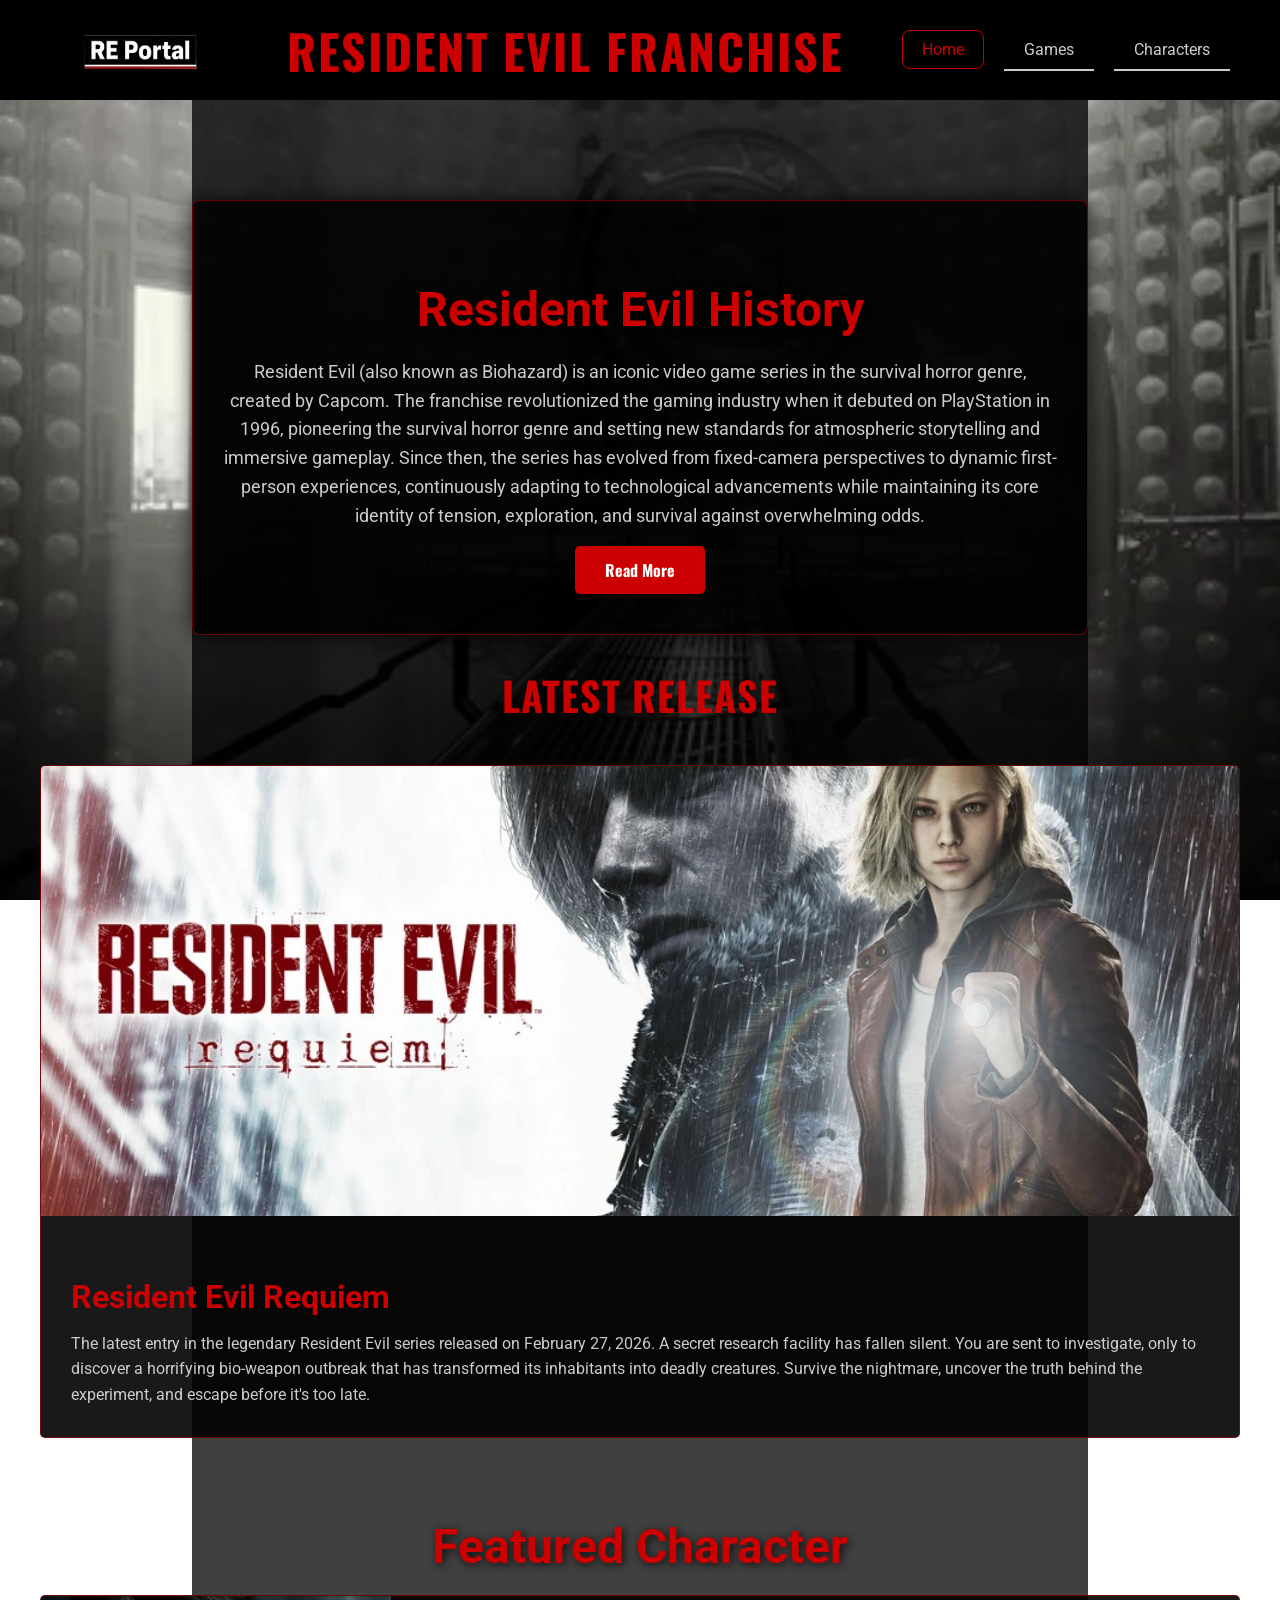
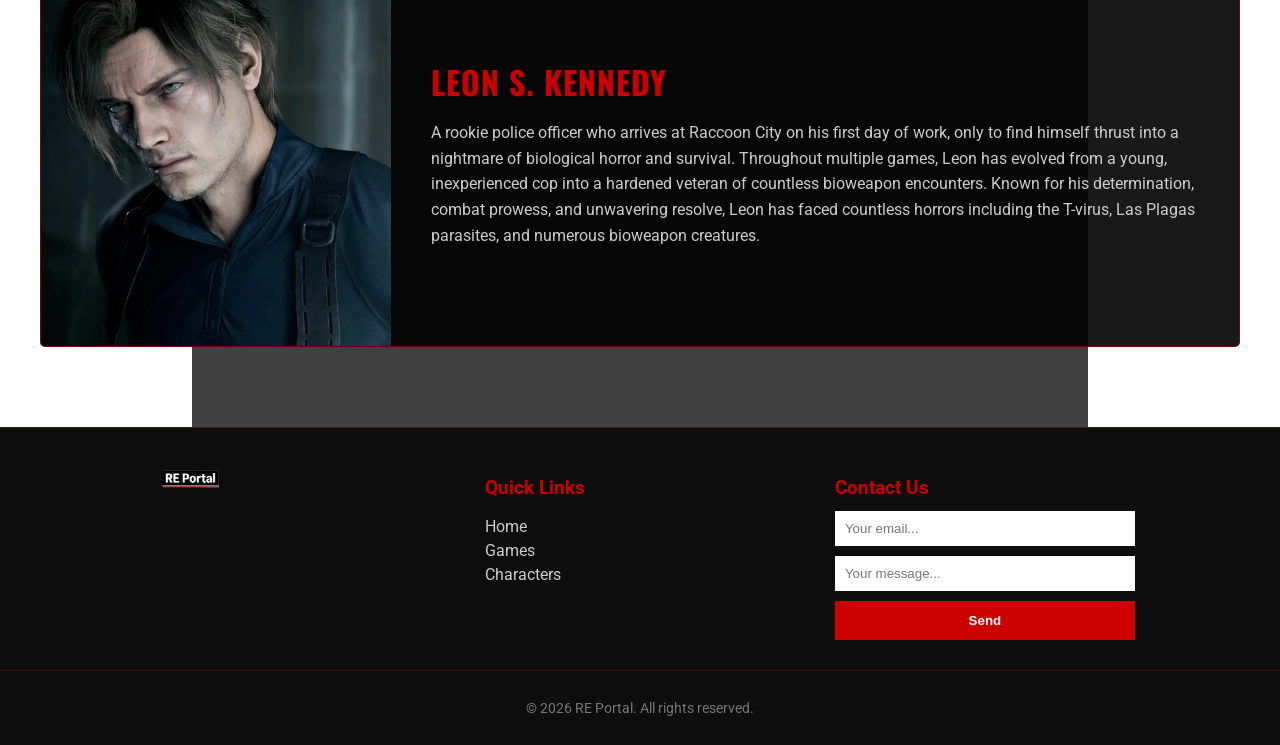
<file: index.html>
<!DOCTYPE html>
<html lang="en">
<head>
    <meta charset="UTF-8">
    <meta name="viewport" content="width=device-width, initial-scale=1.0">
    <title>Resident Evil Portal</title>
    <link rel="stylesheet" href="style.css">
    <link href="https://fonts.googleapis.com/css2?family=Oswald:wght@500;700&family=Roboto:wght@400;700&display=swap" rel="stylesheet">
</head>
<body>

    <header class="main-header">
        <div class="logo">
            <a href="index.html">
                <img src="logo.png" alt="RE Portal Logo" class="site-logo">
            </a>
        </div>
        <div class="header-title">
            <h1>Resident Evil Franchise</h1>
        </div>
        <!-- Кнопка-гамбургер для мобільної версії -->
        <div class="burger-menu" id="burger">
            <span></span>
            <span></span>
            <span></span>
        </div>
        <nav class="main-nav" id="nav-links">
            <ul>
                <li><a href="index.html" class="active">Home</a></li>
                <li><a href="games.html" class="ghost-btn">Games</a></li>
                <li><a href="characters.html" class="ghost-btn">Characters</a></li>
            </ul>
        </nav>
    </header>

    <main>
        <section class="hero">
            <div class="hero-overlay"></div>
            <!-- Блок з описом франшизи -->
            <div class="about-franchise">
                <h2 class="section-title">Resident Evil History</h2>
                <p>Resident Evil (also known as Biohazard) is an iconic video game series in the survival horror genre, created by Capcom. The franchise revolutionized the gaming industry when it debuted on PlayStation in 1996, pioneering the survival horror genre and setting new standards for atmospheric storytelling and immersive gameplay. Since then, the series has evolved from fixed-camera perspectives to dynamic first-person experiences, continuously adapting to technological advancements while maintaining its core identity of tension, exploration, and survival against overwhelming odds.</p>
                <div class="franchise-hidden" id="franchiseHidden">
                    <p>The narrative universe of Resident Evil is deeply rooted in corporate corruption and biological warfare. At the heart of the story lies the Umbrella Corporation, a fictional pharmaceutical company that secretly conducted experiments with the T-virus, a biological agent capable of reanimating and mutating organic matter. These unethical experiments led to catastrophic viral outbreaks in various locations worldwide, including the iconic Raccoon City. The franchise spans multiple continents, time periods, and character perspectives, creating a rich tapestry of interconnected stories that explore themes of survival, heroism, sacrifice, and humanity's struggle against bioterrorism.</p>
                    <p>Over three decades, Resident Evil has introduced players to unforgettable protagonists such as Leon S. Kennedy, Jill Valentine, Ada Wong, and Chris Redfield. Each character brings unique skills and perspectives to the ongoing battle against bioweapons and biological threats. From the outbreak in Raccoon City to mysterious villages shrouded in ancient curses, from African deserts to European castles, the series has taken players to diverse and harrowing locations. The franchise has sold over 140 million copies worldwide, spawned multiple film adaptations, novels, comics, and merchandise, cementing its status as one of the most influential horror franchises in entertainment history.</p>
                </div>
                <button class="read-more-btn" id="readMoreBtn">Read More</button>
            </div>
        </section>

        <section class="games-section">
            <div class="latest-game-label">Latest Release</div>
            <a href="games/requiem.html" class="card-link latest-game-link">
                <div class="latest-game-card">
                    <img src="media/Requiem_banner.webp" alt="Resident Evil Requiem" class="card-img">
                    <div class="card-info">
                        <h3>Resident Evil Requiem</h3>
                        <p>The latest entry in the legendary Resident Evil series released on February 27, 2026. A secret research facility has fallen silent. You are sent to investigate, only to discover a horrifying bio-weapon outbreak that has transformed its inhabitants into deadly creatures. Survive the nightmare, uncover the truth behind the experiment, and escape before it's too late.</p>
                    </div>
                </div>
            </a>
        </section>

        <section class="characters-section">
            <h2 class="section-title">Featured Character</h2>
            <a href="characters/leon.html" class="character-link">
                <div class="featured-character-card">
                    <img src="media/characters/leon.webp" alt="Leon S. Kennedy" class="featured-character-img">
                    <div class="featured-character-info">
                        <h3>Leon S. Kennedy</h3>
                        <p>A rookie police officer who arrives at Raccoon City on his first day of work, only to find himself thrust into a nightmare of biological horror and survival. Throughout multiple games, Leon has evolved from a young, inexperienced cop into a hardened veteran of countless bioweapon encounters. Known for his determination, combat prowess, and unwavering resolve, Leon has faced countless horrors including the T-virus, Las Plagas parasites, and numerous bioweapon creatures.</p>
                    </div>
                </div>
            </a>
        </section>
    </main>

    <footer class="main-footer">
        <div class="footer-col">
            <img src="logo.png" alt="RE Portal Logo" class="site-logo-footer">
            <p></p>
        </div>
        <div class="footer-col">
            <h3>Quick Links</h3>
            <ul>
                <li><a href="index.html">Home</a></li>
                <li><a href="games.html">Games</a></li>
                <li><a href="characters.html">Characters</a></li>
            </ul>
        </div>
        <div class="footer-col">
            <h3>Contact Us</h3>
            <form class="contact-form">
                <input type="text" class="email-input" placeholder="Your email...">
                <input type="text" class="message-input" placeholder="Your message...">
                <button type="submit" class="submit-btn">Send</button>
            </form>
        </div>
    </footer>
    <div class="copyright">
        <p>© 2026 RE Portal. All rights reserved.</p>
    </div>

    <script src="script.js"></script>
</body>
</html>
</file>
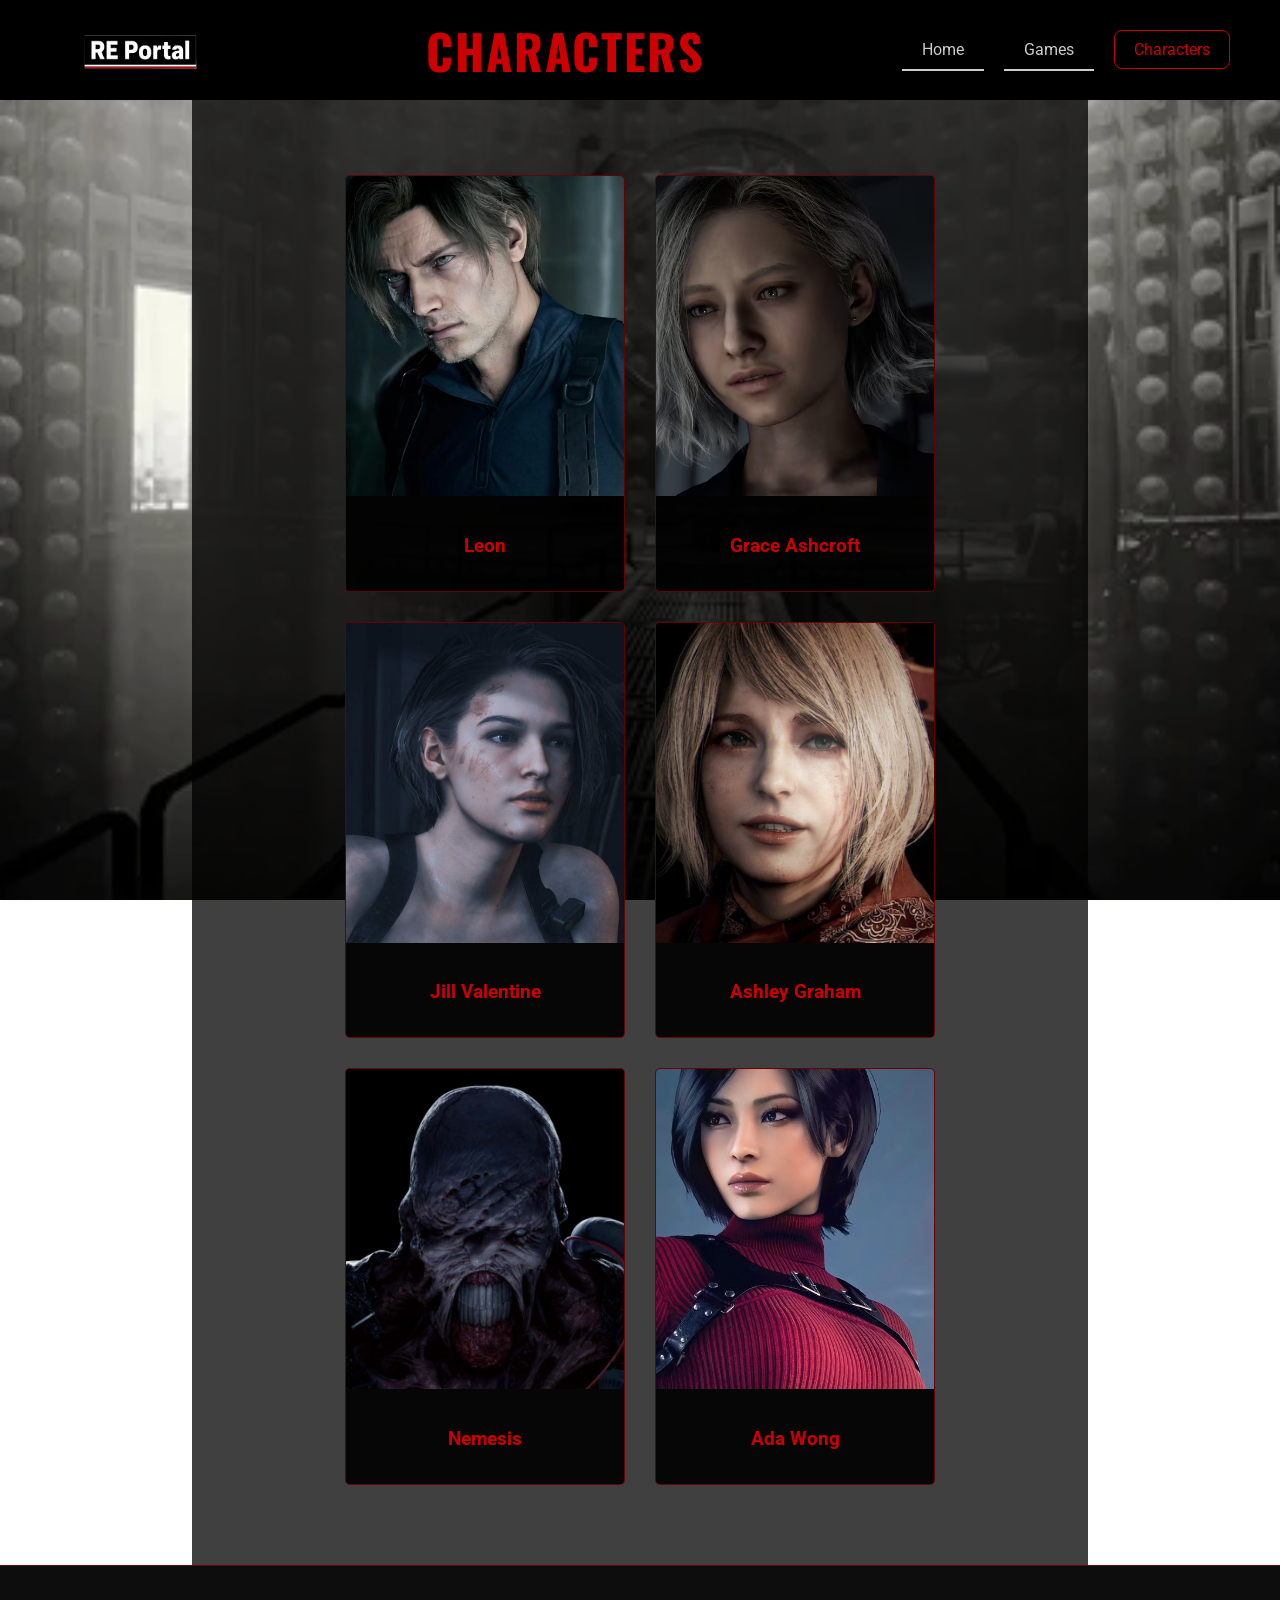
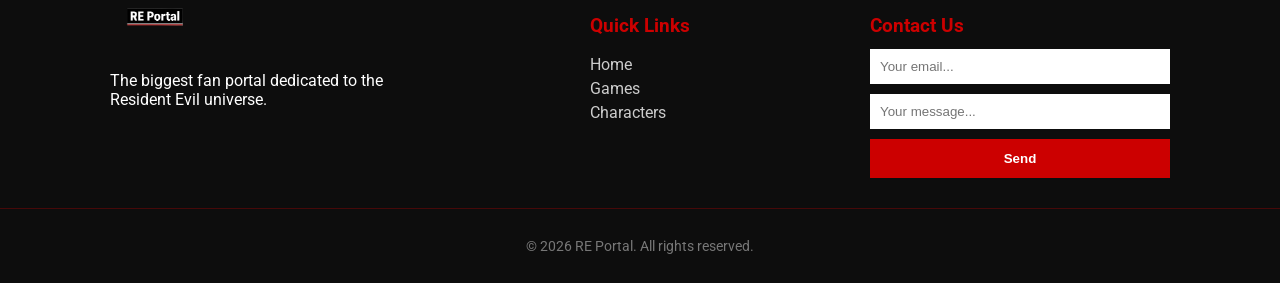
<file: characters.html>
<!DOCTYPE html>
<html lang="en">
<head>
    <meta charset="UTF-8">
    <meta name="viewport" content="width=device-width, initial-scale=1.0">
    <title>Resident Evil Portal - Characters</title>
    <link rel="stylesheet" href="style.css">
    <link href="https://fonts.googleapis.com/css2?family=Oswald:wght@500;700&family=Roboto:wght@400;700&display=swap" rel="stylesheet">
</head>
<body>

    <header class="main-header">
        <div class="logo">
            <a href="index.html">
                <img src="logo.png" alt="RE Portal Logo" class="site-logo">
            </a>
        </div>
        <div class="header-title">
            <h1>Characters</h1>
        </div>
        <div class="burger-menu" id="burger">
            <span></span>
            <span></span>
            <span></span>
        </div>
        <nav class="main-nav" id="nav-links">
            <ul>
                <li><a href="index.html" class="ghost-btn">Home</a></li>
                <li><a href="games.html" class="ghost-btn">Games</a></li>
                <li><a href="characters.html" class="active">Characters</a></li>
            </ul>
        </nav>
    </header>

    <main>
        <section class="hero" style="min-height: 150px; padding-top: 120px; padding-bottom: 65px;">
        <div class="hero-overlay"></div>
        </section>

        <section class="characters-section">
            <div class="characters-grid" style="margin-top: -70px;">
                <a href="characters/leon.html" class="character-link">
                    <div class="character-card">
                        <img src="media/characters/leon.webp" alt="Character 1" class="character-img">
                        <div class="character-info">
                            <h3>Leon</h3>
                            <p></p>
                        </div>
                    </div>
                </a>
                <a href="characters/grace.html" class="character-link">
                    <div class="character-card">
                        <img src="media/characters/grace.avif" alt="Grace Ashcroft" class="character-img">
                        <div class="character-info">
                            <h3>Grace Ashcroft</h3>
                            <p></p>
                        </div>
                    </div>
                </a>
                <a href="characters/jill.html" class="character-link">
                    <div class="character-card">
                        <img src="media/characters/jill.jpg" alt="Jill Valentine" class="character-img">
                        <div class="character-info">
                            <h3>Jill Valentine</h3>
                            <p></p>
                        </div>
                    </div>
                </a>
                <a href="characters/ashley.html" class="character-link">
                    <div class="character-card">
                        <img src="media/characters/ashley.jpg" alt="Character 4" class="character-img">
                        <div class="character-info">
                            <h3>Ashley Graham</h3>
                            <p></p>
                        </div>
                    </div>
                </a>
                <a href="characters/nemesis.html" class="character-link">
                    <div class="character-card">
                        <img src="media/characters/nemesis.png" alt="Nemesis" class="character-img">
                        <div class="character-info">
                            <h3>Nemesis</h3>
                            <p></p>
                        </div>
                    </div>
                </a>
                <a href="characters/ada.html" class="character-link">
                    <div class="character-card">
                        <img src="media/characters/wong.jpg" alt="Character 6" class="character-img">
                        <div class="character-info">
                            <h3>Ada Wong</h3>
                            <p></p>
                        </div>
                    </div>
                </a>
            </div>
        </section>
    </main>

    <footer class="main-footer">
        <div class="footer-col">
            <img src="logo.png" alt="RE Portal Logo" class="site-logo-footer">
            <p>The biggest fan portal dedicated to the Resident Evil universe.</p>
        </div>
        <div class="footer-col">
            <h3>Quick Links</h3>
            <ul>
                <li><a href="index.html">Home</a></li>
                <li><a href="games.html">Games</a></li>
                <li><a href="characters.html">Characters</a></li>
            </ul>
        </div>
        <div class="footer-col">
            <h3>Contact Us</h3>
            <form class="contact-form">
                <input type="text" class="email-input" placeholder="Your email...">
                <input type="text" class="message-input" placeholder="Your message...">
                <button type="submit" class="submit-btn">Send</button>
            </form>
        </div>
    </footer>
    <div class="copyright">
        <p>© 2026 RE Portal. All rights reserved.</p>
    </div>

    <script src="script.js"></script>
</body>
</html>
</file>
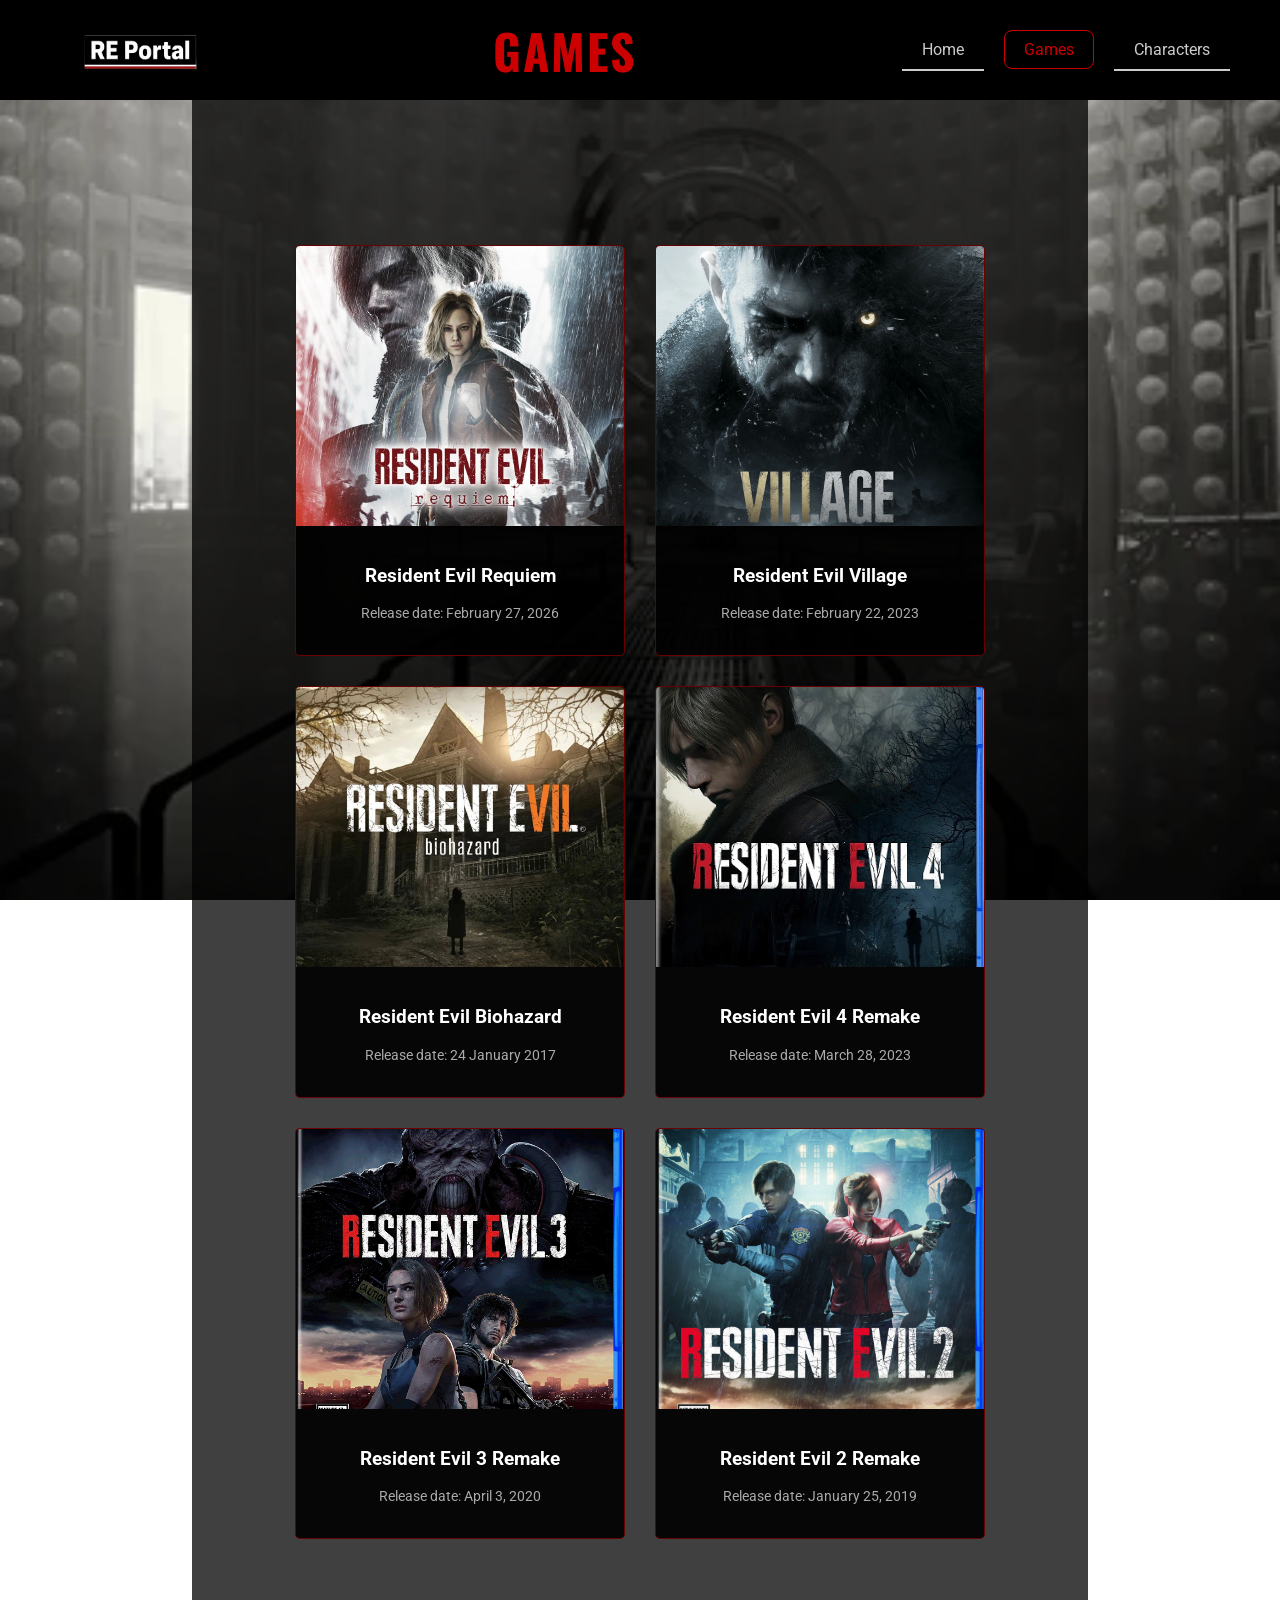
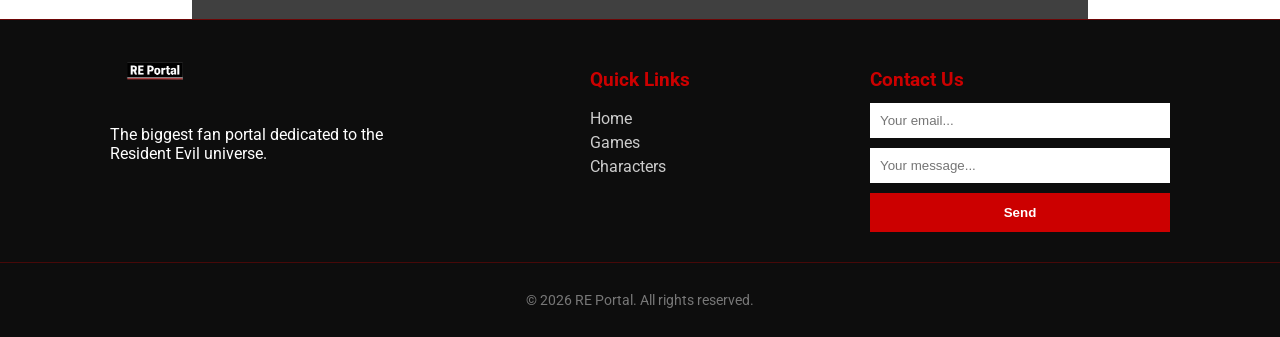
<file: games.html>
<!DOCTYPE html>
<html lang="en">
<head>
    <meta charset="UTF-8">
    <meta name="viewport" content="width=device-width, initial-scale=1.0">
    <title>Resident Evil Portal - Games</title>
    <link rel="stylesheet" href="style.css">
    <link href="https://fonts.googleapis.com/css2?family=Oswald:wght@500;700&family=Roboto:wght@400;700&display=swap" rel="stylesheet">
</head>
<body>

    <header class="main-header">
        <div class="logo">
            <a href="index.html">
                <img src="logo.png" alt="RE Portal Logo" class="site-logo">
            </a>
        </div>
        <div class="header-title">
            <h1>Games</h1>
        </div>
        <div class="burger-menu" id="burger">
            <span></span>
            <span></span>
            <span></span>
        </div>
        <nav class="main-nav" id="nav-links">
            <ul>
                <li><a href="index.html" class="ghost-btn">Home</a></li>
                <li><a href="games.html" class="active">Games</a></li>
                <li><a href="characters.html" class="ghost-btn">Characters</a></li>
            </ul>
        </nav>
    </header>

    <main>
        <section class="hero" style="min-height: 150px; padding-top: 120px; padding-bottom: 65px;">
        <div class="hero-overlay"></div>
        </section>

        <section class="games-section" style="margin-top: -70px;">
            <a href="games/requiem.html" class="card-link">
                <div class="card">
                    <img src="media/games/requiem.webp" alt="Resident Evil Requiem" class="card-img">
                    <div class="card-info">
                        <h3>Resident Evil Requiem</h3>
                        <p>Release date: February 27, 2026</p>
                    </div>
                </div>
            </a>
            <a href="games/village.html" class="card-link">
                <div class="card">
                    <img src="media/games/village.webp" alt="Resident Evil Village" class="card-img">
                    <div class="card-info">
                        <h3>Resident Evil Village</h3>
                        <p>Release date: February 22, 2023</p>
                    </div>
                </div>
            </a>
            <a href="games/biohazard.html" class="card-link">
                <div class="card">
                    <img src="media/games/biohazard.webp" alt="Resident Evil Biohazard" class="card-img">
                    <div class="card-info">
                        <h3>Resident Evil Biohazard</h3>
                        <p>Release date: 24 January 2017</p>
                    </div>
                </div>
            </a>
            <a href="games/re4.html" class="card-link">
                <div class="card">
                    <img src="media/games/re4.webp" alt="Resident Evil 4 Remake" class="card-img">
                    <div class="card-info">
                        <h3>Resident Evil 4 Remake</h3>
                        <p>Release date: March 28, 2023</p>
                    </div>
                </div>
            </a>
            <a href="games/re3.html" class="card-link">
                <div class="card">
                    <img src="media/games/re3.webp" alt="Resident Evil 3 Remake" class="card-img">
                    <div class="card-info">
                        <h3>Resident Evil 3 Remake</h3>
                        <p>Release date: April 3, 2020</p>
                    </div>
                </div>
            </a>
            <a href="games/re2.html" class="card-link">
                <div class="card">
                    <img src="media/games/re2.webp" alt="Resident Evil 2 Remake" class="card-img">
                    <div class="card-info">
                        <h3>Resident Evil 2 Remake</h3>
                        <p>Release date: January 25, 2019</p>
                    </div>
                </div>
            </a>
        </section>
    </main>

    <footer class="main-footer">
        <div class="footer-col">
            <img src="logo.png" alt="RE Portal Logo" class="site-logo-footer">
            <p>The biggest fan portal dedicated to the Resident Evil universe.</p>
        </div>
        <div class="footer-col">
            <h3>Quick Links</h3>
            <ul>
                <li><a href="index.html">Home</a></li>
                <li><a href="games.html">Games</a></li>
                <li><a href="characters.html">Characters</a></li>
            </ul>
        </div>
        <div class="footer-col">
            <h3>Contact Us</h3>
            <form class="contact-form">
                <input type="text" class="email-input" placeholder="Your email...">
                <input type="text" class="message-input" placeholder="Your message...">
                <button type="submit" class="submit-btn">Send</button>
            </form>
        </div>
    </footer>
    <div class="copyright">
        <p>© 2026 RE Portal. All rights reserved.</p>
    </div>

    <script src="script.js"></script>
</body>
</html>
</file>
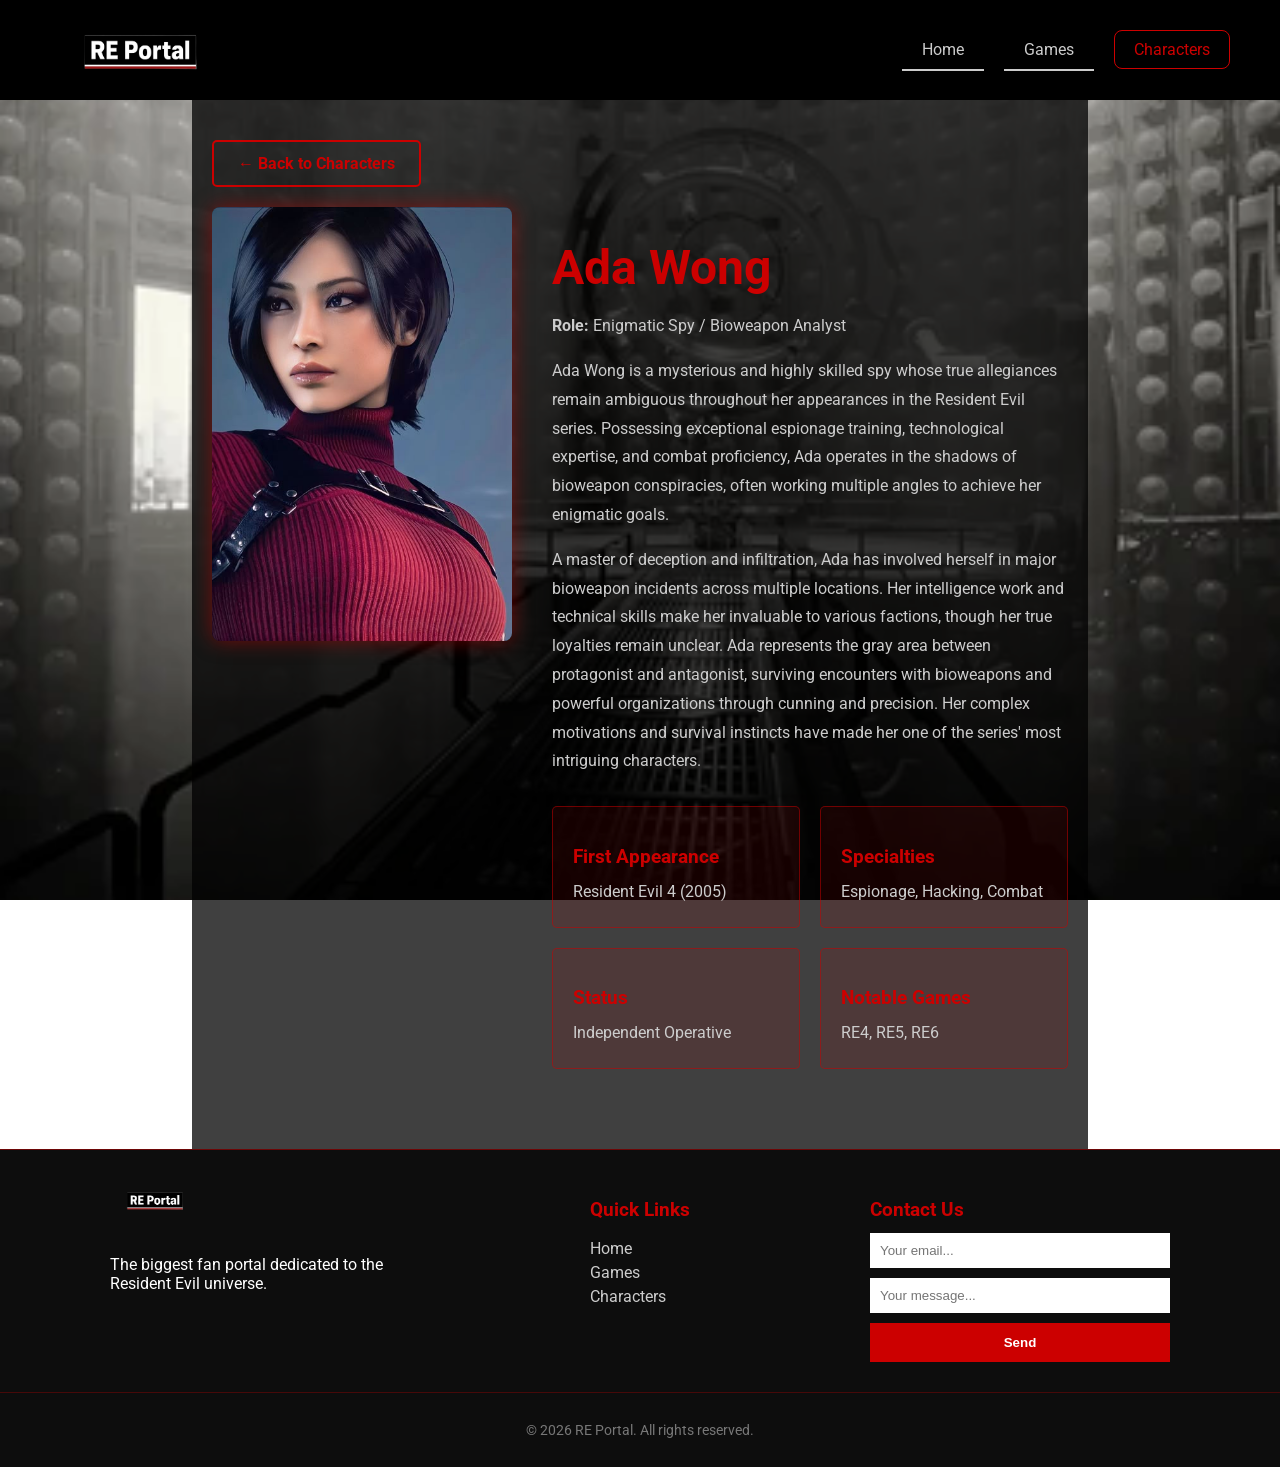
<file: characters/ada.html>
<!DOCTYPE html>
<html lang="en">
<head>
    <meta charset="UTF-8">
    <meta name="viewport" content="width=device-width, initial-scale=1.0">
    <title>Ada Wong - RE Portal</title>
    <link rel="stylesheet" href="../style.css">
    <link href="https://fonts.googleapis.com/css2?family=Oswald:wght@500;700&family=Roboto:wght@400;700&display=swap" rel="stylesheet">
    <style>
        .detail-container {
            max-width: 1000px;
            margin: 0 auto;
            padding: 40px 20px;
        }
        .detail-header {
            display: flex;
            gap: 40px;
            margin-bottom: 40px;
            align-items: flex-start;
        }
        .detail-image {
            flex-shrink: 0;
            width: 300px;
        }
        .detail-image img {
            width: 100%;
            border-radius: 8px;
            box-shadow: 0 0 20px rgba(204, 0, 0, 0.5);
        }
        .detail-info h1 {
            font-size: 48px;
            color: #cc0000;
            margin-bottom: 15px;
        }
        .detail-info p {
            color: #ccc;
            line-height: 1.8;
            margin-bottom: 15px;
            font-size: 16px;
        }
        .back-link {
            display: inline-block;
            margin-bottom: 20px;
            color: #cc0000;
            text-decoration: none;
            font-weight: bold;
            transition: all 0.3s;
            background-color: transparent;
            padding: 12px 24px;
            border-radius: 5px;
            font-size: 16px;
            border: 2px solid #cc0000;
        }
        .back-link:hover {
            color: #ffffff;
            background-color: #cc0000;
        }
        .game-details {
            display: grid;
            grid-template-columns: repeat(2, 1fr);
            gap: 20px;
            margin-top: 30px;
        }
        .detail-box {
            background: rgba(204, 0, 0, 0.1);
            border: 1px solid rgba(204, 0, 0, 0.5);
            padding: 20px;
            border-radius: 5px;
        }
        .detail-box h3 {
            color: #cc0000;
            margin-bottom: 10px;
        }
        .detail-box p {
            margin: 0;
        }
        @media (max-width: 768px) {
            .detail-header {
                flex-direction: column;
            }
            .detail-image {
                width: 100%;
            }
            .game-details {
                grid-template-columns: 1fr;
            }
        }
    </style>
</head>
<body>

    <header class="main-header">
        <div class="logo">
            <a href="../index.html">
                <img src="../logo.png" alt="RE Portal Logo" class="site-logo">
            </a>
        </div>
        <div class="header-title"></div>
        <div class="burger-menu" id="burger">
            <span></span>
            <span></span>
            <span></span>
        </div>
        <nav class="main-nav" id="nav-links">
            <ul>
                <li><a href="../index.html" class="ghost-btn">Home</a></li>
                <li><a href="../games.html" class="ghost-btn">Games</a></li>
                <li><a href="../characters.html" class="active">Characters</a></li>
            </ul>
        </nav>
    </header>

    <main>
        <div class="detail-container">
            <a href="../characters.html" class="back-link">← Back to Characters</a>
            
            <div class="detail-header">
                <div class="detail-image">
                    <img src="../media/characters/wong.jpg" alt="Ada Wong">
                </div>
                <div class="detail-info">
                    <h1>Ada Wong</h1>
                    <p><strong>Role:</strong> Enigmatic Spy / Bioweapon Analyst</p>
                    <p>Ada Wong is a mysterious and highly skilled spy whose true allegiances remain ambiguous throughout her appearances in the Resident Evil series. Possessing exceptional espionage training, technological expertise, and combat proficiency, Ada operates in the shadows of bioweapon conspiracies, often working multiple angles to achieve her enigmatic goals.</p>
                    <p>A master of deception and infiltration, Ada has involved herself in major bioweapon incidents across multiple locations. Her intelligence work and technical skills make her invaluable to various factions, though her true loyalties remain unclear. Ada represents the gray area between protagonist and antagonist, surviving encounters with bioweapons and powerful organizations through cunning and precision. Her complex motivations and survival instincts have made her one of the series' most intriguing characters.</p>
                    
                    <div class="game-details">
                        <div class="detail-box">
                            <h3>First Appearance</h3>
                            <p>Resident Evil 4 (2005)</p>
                        </div>
                        <div class="detail-box">
                            <h3>Specialties</h3>
                            <p>Espionage, Hacking, Combat</p>
                        </div>
                        <div class="detail-box">
                            <h3>Status</h3>
                            <p>Independent Operative</p>
                        </div>
                        <div class="detail-box">
                            <h3>Notable Games</h3>
                            <p>RE4, RE5, RE6</p>
                        </div>
                    </div>
                </div>
            </div>
        </div>
    </main>

    <footer class="main-footer">
        <div class="footer-col">
            <img src="../logo.png" alt="RE Portal Logo" class="site-logo-footer">
            <p>The biggest fan portal dedicated to the Resident Evil universe.</p>
        </div>
        <div class="footer-col">
            <h3>Quick Links</h3>
            <ul>
                <li><a href="../index.html">Home</a></li>
                <li><a href="../games.html">Games</a></li>
                <li><a href="../characters.html">Characters</a></li>
            </ul>
        </div>
        <div class="footer-col">
            <h3>Contact Us</h3>
            <form class="contact-form">
                <input type="text" class="email-input" placeholder="Your email...">
                <input type="text" class="message-input" placeholder="Your message...">
                <button type="submit" class="submit-btn">Send</button>
            </form>
        </div>
    </footer>
    <div class="copyright">
        <p>© 2026 RE Portal. All rights reserved.</p>
    </div>

    <script src="../script.js"></script>
</body>
</html>
</file>
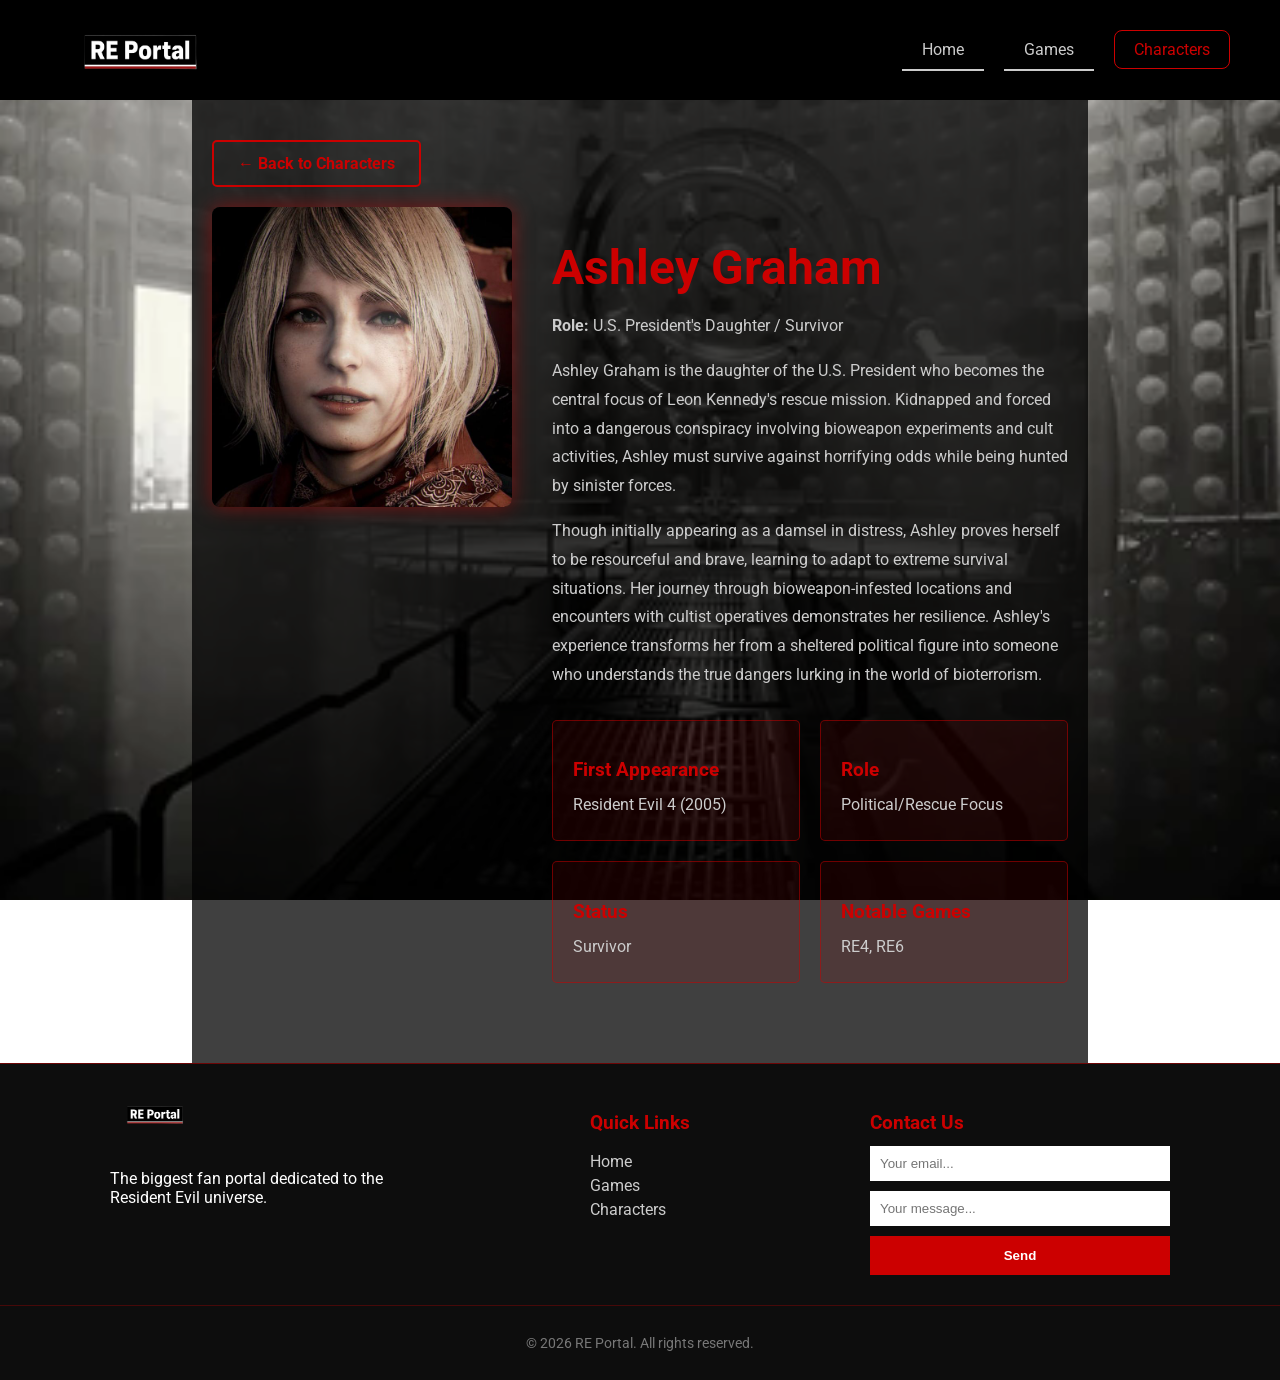
<file: characters/ashley.html>
<!DOCTYPE html>
<html lang="en">
<head>
    <meta charset="UTF-8">
    <meta name="viewport" content="width=device-width, initial-scale=1.0">
    <title>Ashley Graham - RE Portal</title>
    <link rel="stylesheet" href="../style.css">
    <link href="https://fonts.googleapis.com/css2?family=Oswald:wght@500;700&family=Roboto:wght@400;700&display=swap" rel="stylesheet">
    <style>
        .detail-container {
            max-width: 1000px;
            margin: 0 auto;
            padding: 40px 20px;
        }
        .detail-header {
            display: flex;
            gap: 40px;
            margin-bottom: 40px;
            align-items: flex-start;
        }
        .detail-image {
            flex-shrink: 0;
            width: 300px;
        }
        .detail-image img {
            width: 100%;
            border-radius: 8px;
            box-shadow: 0 0 20px rgba(204, 0, 0, 0.5);
        }
        .detail-info h1 {
            font-size: 48px;
            color: #cc0000;
            margin-bottom: 15px;
        }
        .detail-info p {
            color: #ccc;
            line-height: 1.8;
            margin-bottom: 15px;
            font-size: 16px;
        }
        .back-link {
            display: inline-block;
            margin-bottom: 20px;
            color: #cc0000;
            text-decoration: none;
            font-weight: bold;
            transition: all 0.3s;
            background-color: transparent;
            padding: 12px 24px;
            border-radius: 5px;
            font-size: 16px;
            border: 2px solid #cc0000;
        }
        .back-link:hover {
            color: #ffffff;
            background-color: #cc0000;
        }
        .game-details {
            display: grid;
            grid-template-columns: repeat(2, 1fr);
            gap: 20px;
            margin-top: 30px;
        }
        .detail-box {
            background: rgba(204, 0, 0, 0.1);
            border: 1px solid rgba(204, 0, 0, 0.5);
            padding: 20px;
            border-radius: 5px;
        }
        .detail-box h3 {
            color: #cc0000;
            margin-bottom: 10px;
        }
        .detail-box p {
            margin: 0;
        }
        @media (max-width: 768px) {
            .detail-header {
                flex-direction: column;
            }
            .detail-image {
                width: 100%;
            }
            .game-details {
                grid-template-columns: 1fr;
            }
        }
    </style>
</head>
<body>

    <header class="main-header">
        <div class="logo">
            <a href="../index.html">
                <img src="../logo.png" alt="RE Portal Logo" class="site-logo">
            </a>
        </div>
        <div class="header-title"></div>
        <div class="burger-menu" id="burger">
            <span></span>
            <span></span>
            <span></span>
        </div>
        <nav class="main-nav" id="nav-links">
            <ul>
                <li><a href="../index.html" class="ghost-btn">Home</a></li>
                <li><a href="../games.html" class="ghost-btn">Games</a></li>
                <li><a href="../characters.html" class="active">Characters</a></li>
            </ul>
        </nav>
    </header>

    <main>
        <div class="detail-container">
            <a href="../characters.html" class="back-link">← Back to Characters</a>
            
            <div class="detail-header">
                <div class="detail-image">
                    <img src="../media/characters/ashley.jpg" alt="Ashley Graham">
                </div>
                <div class="detail-info">
                    <h1>Ashley Graham</h1>
                    <p><strong>Role:</strong> U.S. President's Daughter / Survivor</p>
                    <p>Ashley Graham is the daughter of the U.S. President who becomes the central focus of Leon Kennedy's rescue mission. Kidnapped and forced into a dangerous conspiracy involving bioweapon experiments and cult activities, Ashley must survive against horrifying odds while being hunted by sinister forces.</p>
                    <p>Though initially appearing as a damsel in distress, Ashley proves herself to be resourceful and brave, learning to adapt to extreme survival situations. Her journey through bioweapon-infested locations and encounters with cultist operatives demonstrates her resilience. Ashley's experience transforms her from a sheltered political figure into someone who understands the true dangers lurking in the world of bioterrorism.</p>
                    
                    <div class="game-details">
                        <div class="detail-box">
                            <h3>First Appearance</h3>
                            <p>Resident Evil 4 (2005)</p>
                        </div>
                        <div class="detail-box">
                            <h3>Role</h3>
                            <p>Political/Rescue Focus</p>
                        </div>
                        <div class="detail-box">
                            <h3>Status</h3>
                            <p>Survivor</p>
                        </div>
                        <div class="detail-box">
                            <h3>Notable Games</h3>
                            <p>RE4, RE6</p>
                        </div>
                    </div>
                </div>
            </div>
        </div>
    </main>

    <footer class="main-footer">
        <div class="footer-col">
            <img src="../logo.png" alt="RE Portal Logo" class="site-logo-footer">
            <p>The biggest fan portal dedicated to the Resident Evil universe.</p>
        </div>
        <div class="footer-col">
            <h3>Quick Links</h3>
            <ul>
                <li><a href="../index.html">Home</a></li>
                <li><a href="../games.html">Games</a></li>
                <li><a href="../characters.html">Characters</a></li>
            </ul>
        </div>
        <div class="footer-col">
            <h3>Contact Us</h3>
            <form class="contact-form">
                <input type="text" class="email-input" placeholder="Your email...">
                <input type="text" class="message-input" placeholder="Your message...">
                <button type="submit" class="submit-btn">Send</button>
            </form>
        </div>
    </footer>
    <div class="copyright">
        <p>© 2026 RE Portal. All rights reserved.</p>
    </div>

    <script src="../script.js"></script>
</body>
</html>
</file>
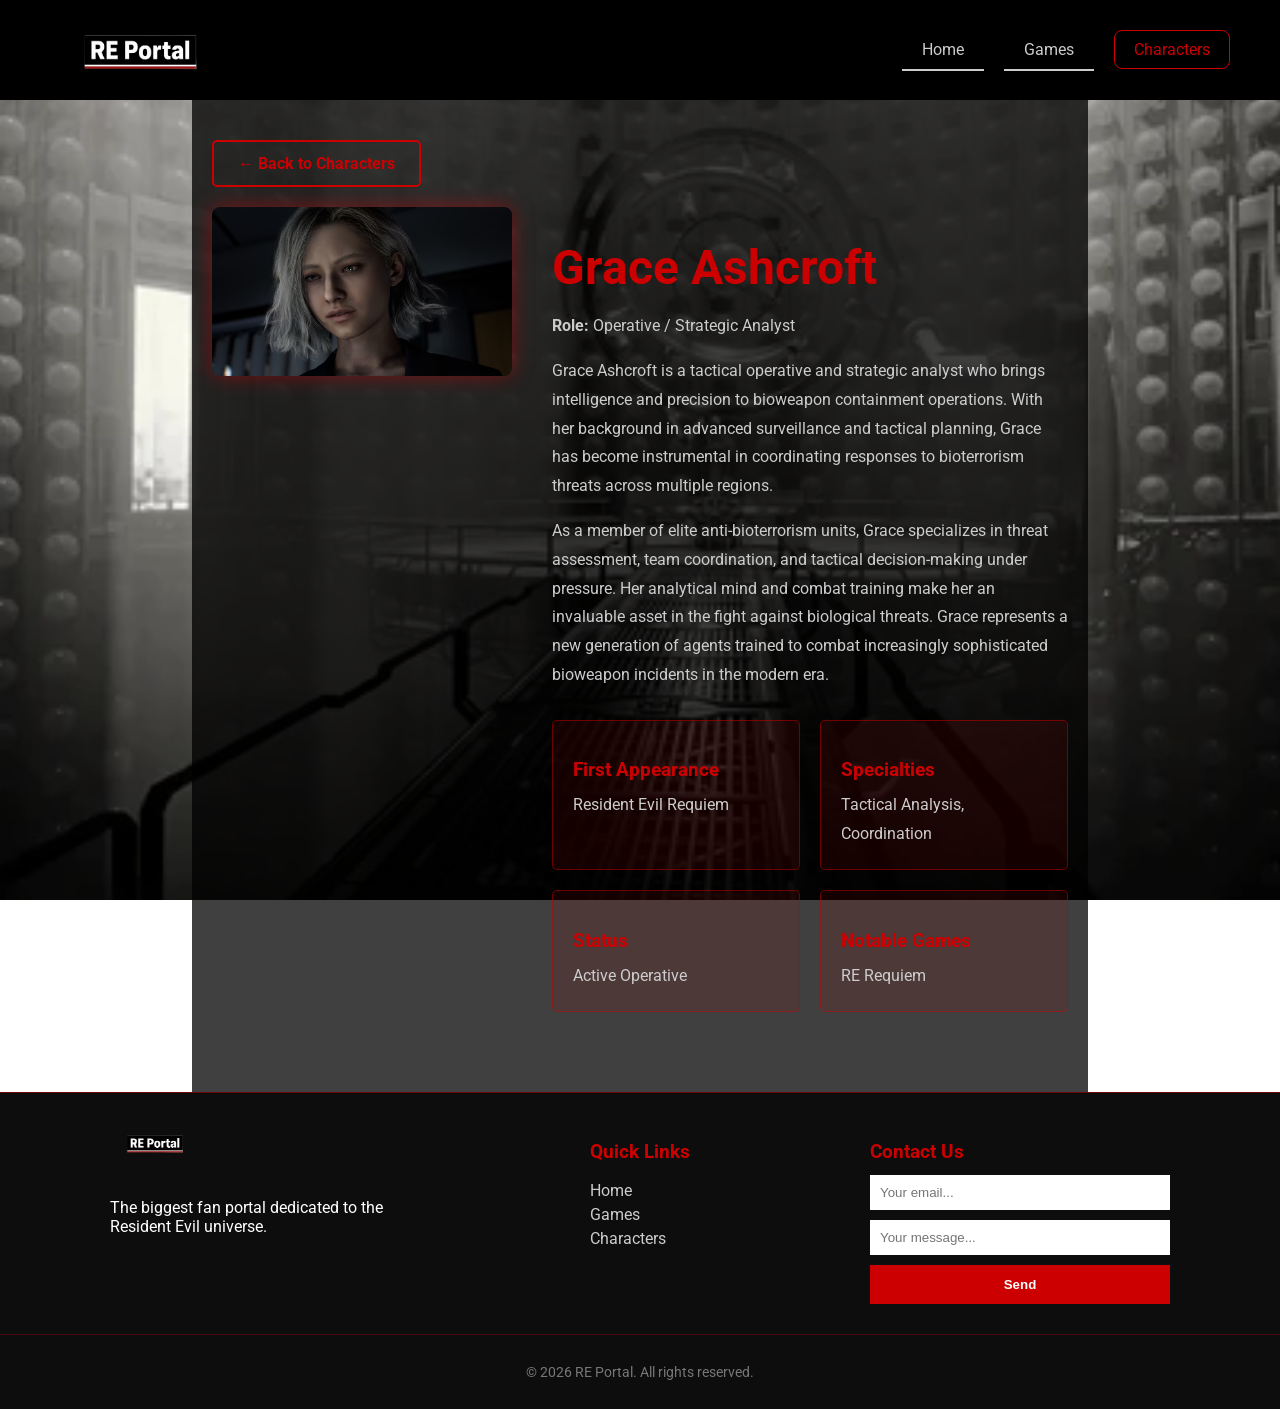
<file: characters/grace.html>
<!DOCTYPE html>
<html lang="en">
<head>
    <meta charset="UTF-8">
    <meta name="viewport" content="width=device-width, initial-scale=1.0">
    <title>Grace Ashcroft - RE Portal</title>
    <link rel="stylesheet" href="../style.css">
    <link href="https://fonts.googleapis.com/css2?family=Oswald:wght@500;700&family=Roboto:wght@400;700&display=swap" rel="stylesheet">
    <style>
        .detail-container {
            max-width: 1000px;
            margin: 0 auto;
            padding: 40px 20px;
        }
        .detail-header {
            display: flex;
            gap: 40px;
            margin-bottom: 40px;
            align-items: flex-start;
        }
        .detail-image {
            flex-shrink: 0;
            width: 300px;
        }
        .detail-image img {
            width: 100%;
            border-radius: 8px;
            box-shadow: 0 0 20px rgba(204, 0, 0, 0.5);
        }
        .detail-info h1 {
            font-size: 48px;
            color: #cc0000;
            margin-bottom: 15px;
        }
        .detail-info p {
            color: #ccc;
            line-height: 1.8;
            margin-bottom: 15px;
            font-size: 16px;
        }
        .back-link {
            display: inline-block;
            margin-bottom: 20px;
            color: #cc0000;
            text-decoration: none;
            font-weight: bold;
            transition: all 0.3s;
            background-color: transparent;
            padding: 12px 24px;
            border-radius: 5px;
            font-size: 16px;
            border: 2px solid #cc0000;
        }
        .back-link:hover {
            color: #ffffff;
            background-color: #cc0000;
        }
        .game-details {
            display: grid;
            grid-template-columns: repeat(2, 1fr);
            gap: 20px;
            margin-top: 30px;
        }
        .detail-box {
            background: rgba(204, 0, 0, 0.1);
            border: 1px solid rgba(204, 0, 0, 0.5);
            padding: 20px;
            border-radius: 5px;
        }
        .detail-box h3 {
            color: #cc0000;
            margin-bottom: 10px;
        }
        .detail-box p {
            margin: 0;
        }
        @media (max-width: 768px) {
            .detail-header {
                flex-direction: column;
            }
            .detail-image {
                width: 100%;
            }
            .game-details {
                grid-template-columns: 1fr;
            }
        }
    </style>
</head>
<body>

    <header class="main-header">
        <div class="logo">
            <a href="../index.html">
                <img src="../logo.png" alt="RE Portal Logo" class="site-logo">
            </a>
        </div>
        <div class="header-title"></div>
        <div class="burger-menu" id="burger">
            <span></span>
            <span></span>
            <span></span>
        </div>
        <nav class="main-nav" id="nav-links">
            <ul>
                <li><a href="../index.html" class="ghost-btn">Home</a></li>
                <li><a href="../games.html" class="ghost-btn">Games</a></li>
                <li><a href="../characters.html" class="active">Characters</a></li>
            </ul>
        </nav>
    </header>

    <main>
        <div class="detail-container">
            <a href="../characters.html" class="back-link">← Back to Characters</a>
            
            <div class="detail-header">
                <div class="detail-image">
                    <img src="../media/characters/grace.avif" alt="Grace Ashcroft">
                </div>
                <div class="detail-info">
                    <h1>Grace Ashcroft</h1>
                    <p><strong>Role:</strong> Operative / Strategic Analyst</p>
                    <p>Grace Ashcroft is a tactical operative and strategic analyst who brings intelligence and precision to bioweapon containment operations. With her background in advanced surveillance and tactical planning, Grace has become instrumental in coordinating responses to bioterrorism threats across multiple regions.</p>
                    <p>As a member of elite anti-bioterrorism units, Grace specializes in threat assessment, team coordination, and tactical decision-making under pressure. Her analytical mind and combat training make her an invaluable asset in the fight against biological threats. Grace represents a new generation of agents trained to combat increasingly sophisticated bioweapon incidents in the modern era.</p>
                    
                    <div class="game-details">
                        <div class="detail-box">
                            <h3>First Appearance</h3>
                            <p>Resident Evil Requiem</p>
                        </div>
                        <div class="detail-box">
                            <h3>Specialties</h3>
                            <p>Tactical Analysis, Coordination</p>
                        </div>
                        <div class="detail-box">
                            <h3>Status</h3>
                            <p>Active Operative</p>
                        </div>
                        <div class="detail-box">
                            <h3>Notable Games</h3>
                            <p>RE Requiem</p>
                        </div>
                    </div>
                </div>
            </div>
        </div>
    </main>

    <footer class="main-footer">
        <div class="footer-col">
            <img src="../logo.png" alt="RE Portal Logo" class="site-logo-footer">
            <p>The biggest fan portal dedicated to the Resident Evil universe.</p>
        </div>
        <div class="footer-col">
            <h3>Quick Links</h3>
            <ul>
                <li><a href="../index.html">Home</a></li>
                <li><a href="../games.html">Games</a></li>
                <li><a href="../characters.html">Characters</a></li>
            </ul>
        </div>
        <div class="footer-col">
            <h3>Contact Us</h3>
            <form class="contact-form">
                <input type="text" class="email-input" placeholder="Your email...">
                <input type="text" class="message-input" placeholder="Your message...">
                <button type="submit" class="submit-btn">Send</button>
            </form>
        </div>
    </footer>
    <div class="copyright">
        <p>© 2026 RE Portal. All rights reserved.</p>
    </div>

    <script src="../script.js"></script>
</body>
</html>
</file>
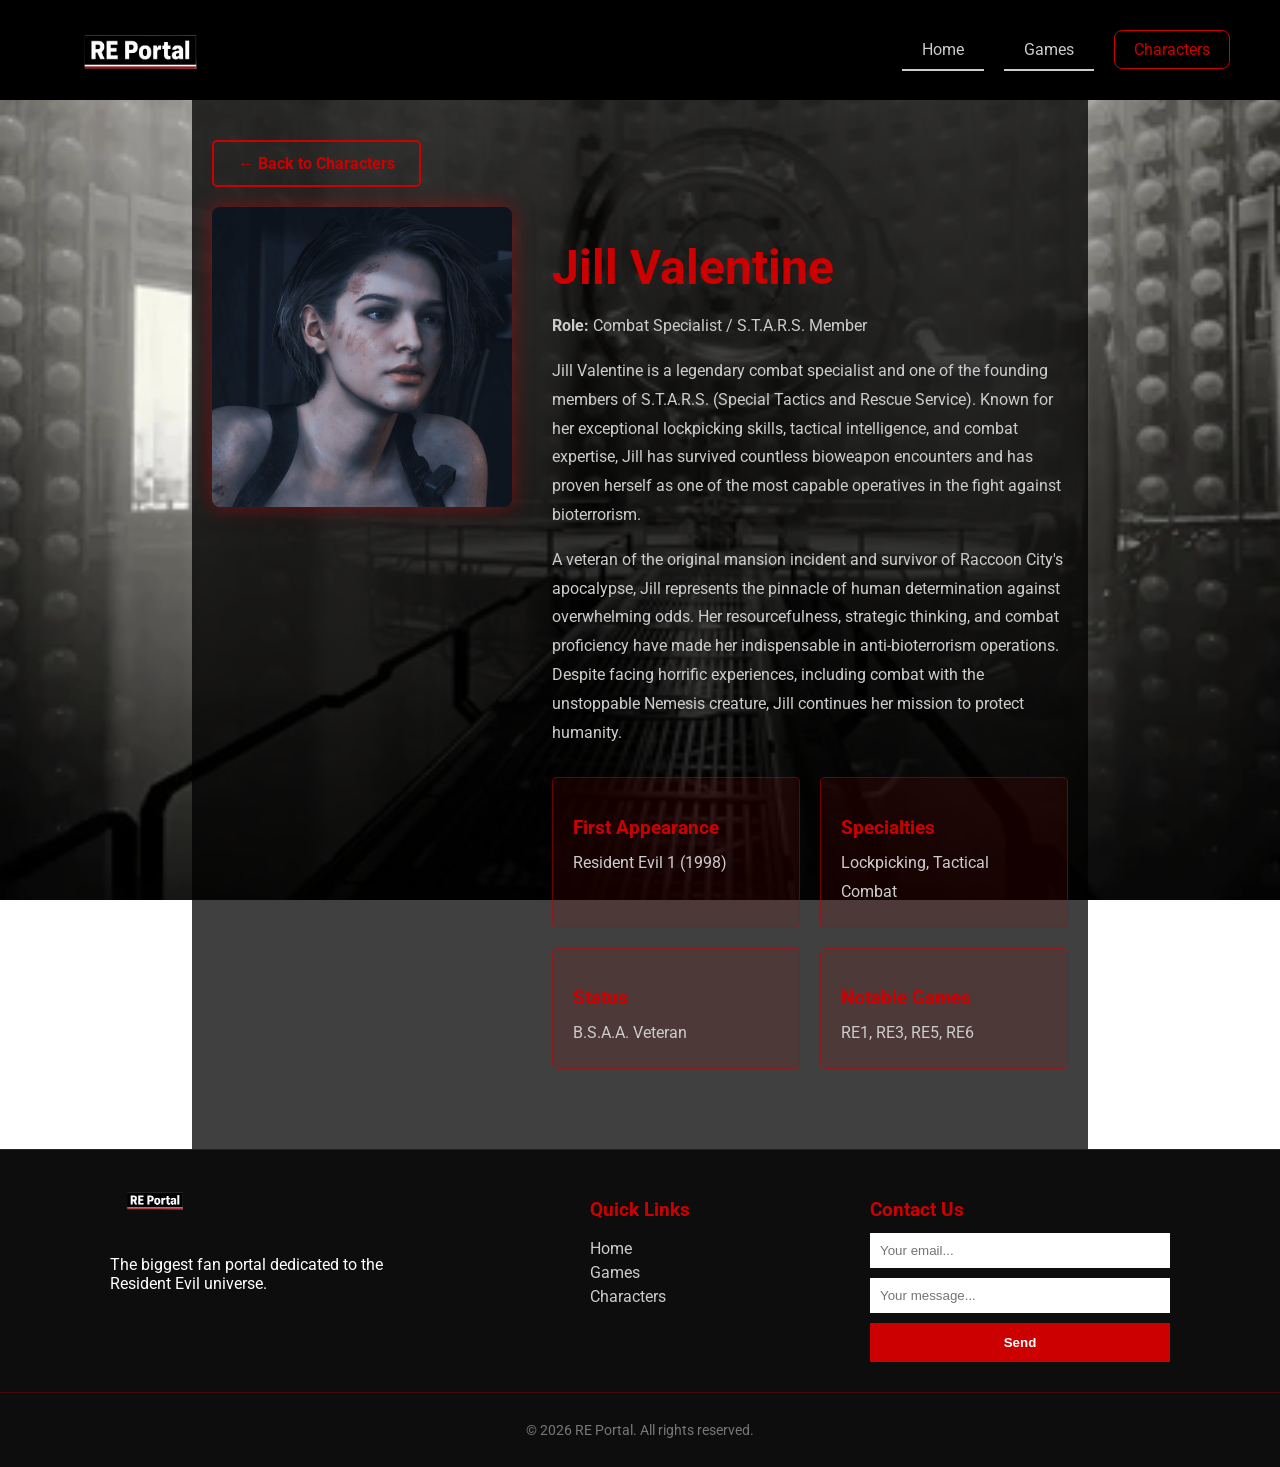
<file: characters/jill.html>
<!DOCTYPE html>
<html lang="en">
<head>
    <meta charset="UTF-8">
    <meta name="viewport" content="width=device-width, initial-scale=1.0">
    <title>Jill Valentine - RE Portal</title>
    <link rel="stylesheet" href="../style.css">
    <link href="https://fonts.googleapis.com/css2?family=Oswald:wght@500;700&family=Roboto:wght@400;700&display=swap" rel="stylesheet">
    <style>
        .detail-container {
            max-width: 1000px;
            margin: 0 auto;
            padding: 40px 20px;
        }
        .detail-header {
            display: flex;
            gap: 40px;
            margin-bottom: 40px;
            align-items: flex-start;
        }
        .detail-image {
            flex-shrink: 0;
            width: 300px;
        }
        .detail-image img {
            width: 100%;
            border-radius: 8px;
            box-shadow: 0 0 20px rgba(204, 0, 0, 0.5);
        }
        .detail-info h1 {
            font-size: 48px;
            color: #cc0000;
            margin-bottom: 15px;
        }
        .detail-info p {
            color: #ccc;
            line-height: 1.8;
            margin-bottom: 15px;
            font-size: 16px;
        }
        .back-link {
            display: inline-block;
            margin-bottom: 20px;
            color: #cc0000;
            text-decoration: none;
            font-weight: bold;
            transition: all 0.3s;
            background-color: transparent;
            padding: 12px 24px;
            border-radius: 5px;
            font-size: 16px;
            border: 2px solid #cc0000;
        }
        .back-link:hover {
            color: #ffffff;
            background-color: #cc0000;
        }
        .game-details {
            display: grid;
            grid-template-columns: repeat(2, 1fr);
            gap: 20px;
            margin-top: 30px;
        }
        .detail-box {
            background: rgba(204, 0, 0, 0.1);
            border: 1px solid rgba(204, 0, 0, 0.5);
            padding: 20px;
            border-radius: 5px;
        }
        .detail-box h3 {
            color: #cc0000;
            margin-bottom: 10px;
        }
        .detail-box p {
            margin: 0;
        }
        @media (max-width: 768px) {
            .detail-header {
                flex-direction: column;
            }
            .detail-image {
                width: 100%;
            }
            .game-details {
                grid-template-columns: 1fr;
            }
        }
    </style>
</head>
<body>

    <header class="main-header">
        <div class="logo">
            <a href="../index.html">
                <img src="../logo.png" alt="RE Portal Logo" class="site-logo">
            </a>
        </div>
        <div class="header-title"></div>
        <div class="burger-menu" id="burger">
            <span></span>
            <span></span>
            <span></span>
        </div>
        <nav class="main-nav" id="nav-links">
            <ul>
                <li><a href="../index.html" class="ghost-btn">Home</a></li>
                <li><a href="../games.html" class="ghost-btn">Games</a></li>
                <li><a href="../characters.html" class="active">Characters</a></li>
            </ul>
        </nav>
    </header>

    <main>
        <div class="detail-container">
            <a href="../characters.html" class="back-link">← Back to Characters</a>
            
            <div class="detail-header">
                <div class="detail-image">
                    <img src="../media/characters/jill.jpg" alt="Jill Valentine">
                </div>
                <div class="detail-info">
                    <h1>Jill Valentine</h1>
                    <p><strong>Role:</strong> Combat Specialist / S.T.A.R.S. Member</p>
                    <p>Jill Valentine is a legendary combat specialist and one of the founding members of S.T.A.R.S. (Special Tactics and Rescue Service). Known for her exceptional lockpicking skills, tactical intelligence, and combat expertise, Jill has survived countless bioweapon encounters and has proven herself as one of the most capable operatives in the fight against bioterrorism.</p>
                    <p>A veteran of the original mansion incident and survivor of Raccoon City's apocalypse, Jill represents the pinnacle of human determination against overwhelming odds. Her resourcefulness, strategic thinking, and combat proficiency have made her indispensable in anti-bioterrorism operations. Despite facing horrific experiences, including combat with the unstoppable Nemesis creature, Jill continues her mission to protect humanity.</p>
                    
                    <div class="game-details">
                        <div class="detail-box">
                            <h3>First Appearance</h3>
                            <p>Resident Evil 1 (1998)</p>
                        </div>
                        <div class="detail-box">
                            <h3>Specialties</h3>
                            <p>Lockpicking, Tactical Combat</p>
                        </div>
                        <div class="detail-box">
                            <h3>Status</h3>
                            <p>B.S.A.A. Veteran</p>
                        </div>
                        <div class="detail-box">
                            <h3>Notable Games</h3>
                            <p>RE1, RE3, RE5, RE6</p>
                        </div>
                    </div>
                </div>
            </div>
        </div>
    </main>

    <footer class="main-footer">
        <div class="footer-col">
            <img src="../logo.png" alt="RE Portal Logo" class="site-logo-footer">
            <p>The biggest fan portal dedicated to the Resident Evil universe.</p>
        </div>
        <div class="footer-col">
            <h3>Quick Links</h3>
            <ul>
                <li><a href="../index.html">Home</a></li>
                <li><a href="../games.html">Games</a></li>
                <li><a href="../characters.html">Characters</a></li>
            </ul>
        </div>
        <div class="footer-col">
            <h3>Contact Us</h3>
            <form class="contact-form">
                <input type="text" class="email-input" placeholder="Your email...">
                <input type="text" class="message-input" placeholder="Your message...">
                <button type="submit" class="submit-btn">Send</button>
            </form>
        </div>
    </footer>
    <div class="copyright">
        <p>© 2026 RE Portal. All rights reserved.</p>
    </div>

    <script src="../script.js"></script>
</body>
</html>
</file>
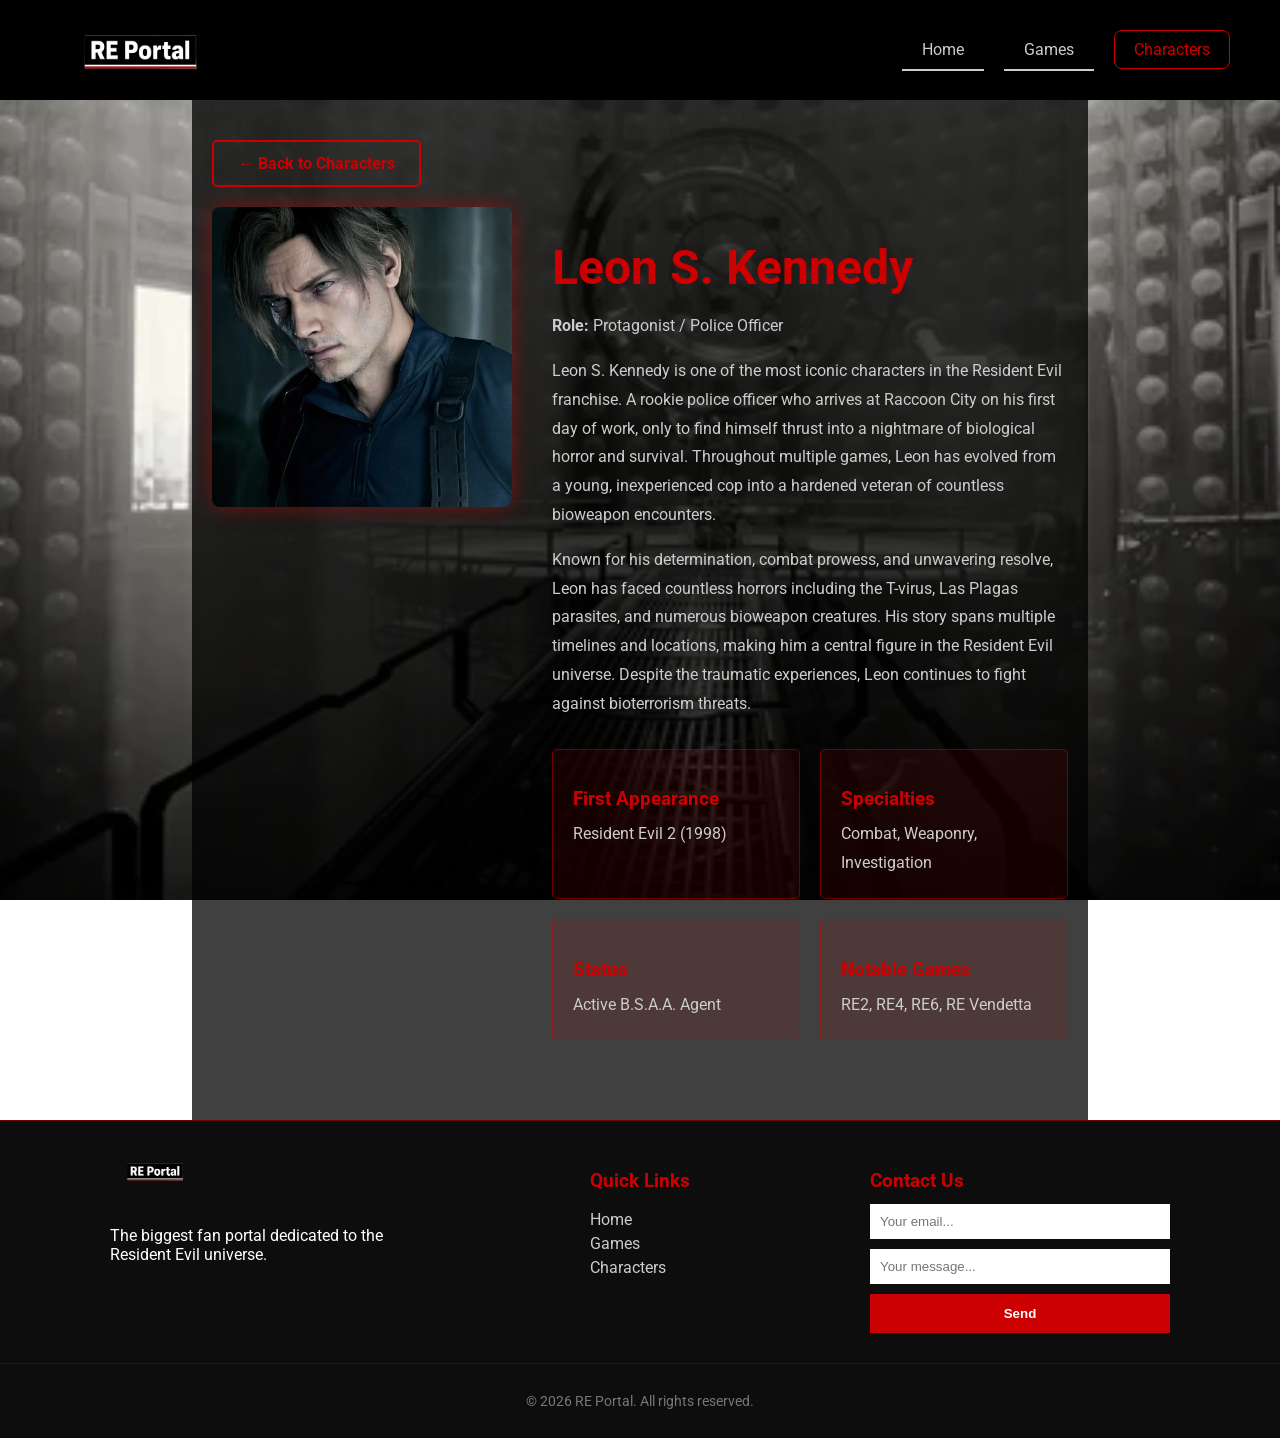
<file: characters/leon.html>
<!DOCTYPE html>
<html lang="en">
<head>
    <meta charset="UTF-8">
    <meta name="viewport" content="width=device-width, initial-scale=1.0">
    <title>Leon S. Kennedy - RE Portal</title>
    <link rel="stylesheet" href="../style.css">
    <link href="https://fonts.googleapis.com/css2?family=Oswald:wght@500;700&family=Roboto:wght@400;700&display=swap" rel="stylesheet">
    <style>
        .detail-container {
            max-width: 1000px;
            margin: 0 auto;
            padding: 40px 20px;
        }
        .detail-header {
            display: flex;
            gap: 40px;
            margin-bottom: 40px;
            align-items: flex-start;
        }
        .detail-image {
            flex-shrink: 0;
            width: 300px;
        }
        .detail-image img {
            width: 100%;
            border-radius: 8px;
            box-shadow: 0 0 20px rgba(204, 0, 0, 0.5);
        }
        .detail-info h1 {
            font-size: 48px;
            color: #cc0000;
            margin-bottom: 15px;
        }
        .detail-info p {
            color: #ccc;
            line-height: 1.8;
            margin-bottom: 15px;
            font-size: 16px;
        }
        .back-link {
            display: inline-block;
            margin-bottom: 20px;
            color: #cc0000;
            text-decoration: none;
            font-weight: bold;
            transition: all 0.3s;
            background-color: transparent;
            padding: 12px 24px;
            border-radius: 5px;
            font-size: 16px;
            border: 2px solid #cc0000;
        }
        .back-link:hover {
            color: #ffffff;
            background-color: #cc0000;
        }
        .game-details {
            display: grid;
            grid-template-columns: repeat(2, 1fr);
            gap: 20px;
            margin-top: 30px;
        }
        .detail-box {
            background: rgba(204, 0, 0, 0.1);
            border: 1px solid rgba(204, 0, 0, 0.5);
            padding: 20px;
            border-radius: 5px;
        }
        .detail-box h3 {
            color: #cc0000;
            margin-bottom: 10px;
        }
        .detail-box p {
            margin: 0;
        }
        @media (max-width: 768px) {
            .detail-header {
                flex-direction: column;
            }
            .detail-image {
                width: 100%;
            }
            .game-details {
                grid-template-columns: 1fr;
            }
        }
    </style>
</head>
<body>

    <header class="main-header">
        <div class="logo">
            <a href="../index.html">
                <img src="../logo.png" alt="RE Portal Logo" class="site-logo">
            </a>
        </div>
        <div class="header-title"></div>
        <div class="burger-menu" id="burger">
            <span></span>
            <span></span>
            <span></span>
        </div>
        <nav class="main-nav" id="nav-links">
            <ul>
                <li><a href="../index.html" class="ghost-btn">Home</a></li>
                <li><a href="../games.html" class="ghost-btn">Games</a></li>
                <li><a href="../characters.html" class="active">Characters</a></li>
            </ul>
        </nav>
    </header>

    <main>
        <div class="detail-container">
            <a href="../characters.html" class="back-link">← Back to Characters</a>
            
            <div class="detail-header">
                <div class="detail-image">
                    <img src="../media/characters/leon.webp" alt="Leon S. Kennedy">
                </div>
                <div class="detail-info">
                    <h1>Leon S. Kennedy</h1>
                    <p><strong>Role:</strong> Protagonist / Police Officer</p>
                    <p>Leon S. Kennedy is one of the most iconic characters in the Resident Evil franchise. A rookie police officer who arrives at Raccoon City on his first day of work, only to find himself thrust into a nightmare of biological horror and survival. Throughout multiple games, Leon has evolved from a young, inexperienced cop into a hardened veteran of countless bioweapon encounters.</p>
                    <p>Known for his determination, combat prowess, and unwavering resolve, Leon has faced countless horrors including the T-virus, Las Plagas parasites, and numerous bioweapon creatures. His story spans multiple timelines and locations, making him a central figure in the Resident Evil universe. Despite the traumatic experiences, Leon continues to fight against bioterrorism threats.</p>
                    
                    <div class="game-details">
                        <div class="detail-box">
                            <h3>First Appearance</h3>
                            <p>Resident Evil 2 (1998)</p>
                        </div>
                        <div class="detail-box">
                            <h3>Specialties</h3>
                            <p>Combat, Weaponry, Investigation</p>
                        </div>
                        <div class="detail-box">
                            <h3>Status</h3>
                            <p>Active B.S.A.A. Agent</p>
                        </div>
                        <div class="detail-box">
                            <h3>Notable Games</h3>
                            <p>RE2, RE4, RE6, RE Vendetta</p>
                        </div>
                    </div>
                </div>
            </div>
        </div>
    </main>

    <footer class="main-footer">
        <div class="footer-col">
            <img src="../logo.png" alt="RE Portal Logo" class="site-logo-footer">
            <p>The biggest fan portal dedicated to the Resident Evil universe.</p>
        </div>
        <div class="footer-col">
            <h3>Quick Links</h3>
            <ul>
                <li><a href="../index.html">Home</a></li>
                <li><a href="../games.html">Games</a></li>
                <li><a href="../characters.html">Characters</a></li>
            </ul>
        </div>
        <div class="footer-col">
            <h3>Contact Us</h3>
            <form class="contact-form">
                <input type="text" class="email-input" placeholder="Your email...">
                <input type="text" class="message-input" placeholder="Your message...">
                <button type="submit" class="submit-btn">Send</button>
            </form>
        </div>
    </footer>
    <div class="copyright">
        <p>© 2026 RE Portal. All rights reserved.</p>
    </div>

    <script src="../script.js"></script>
</body>
</html>
</file>
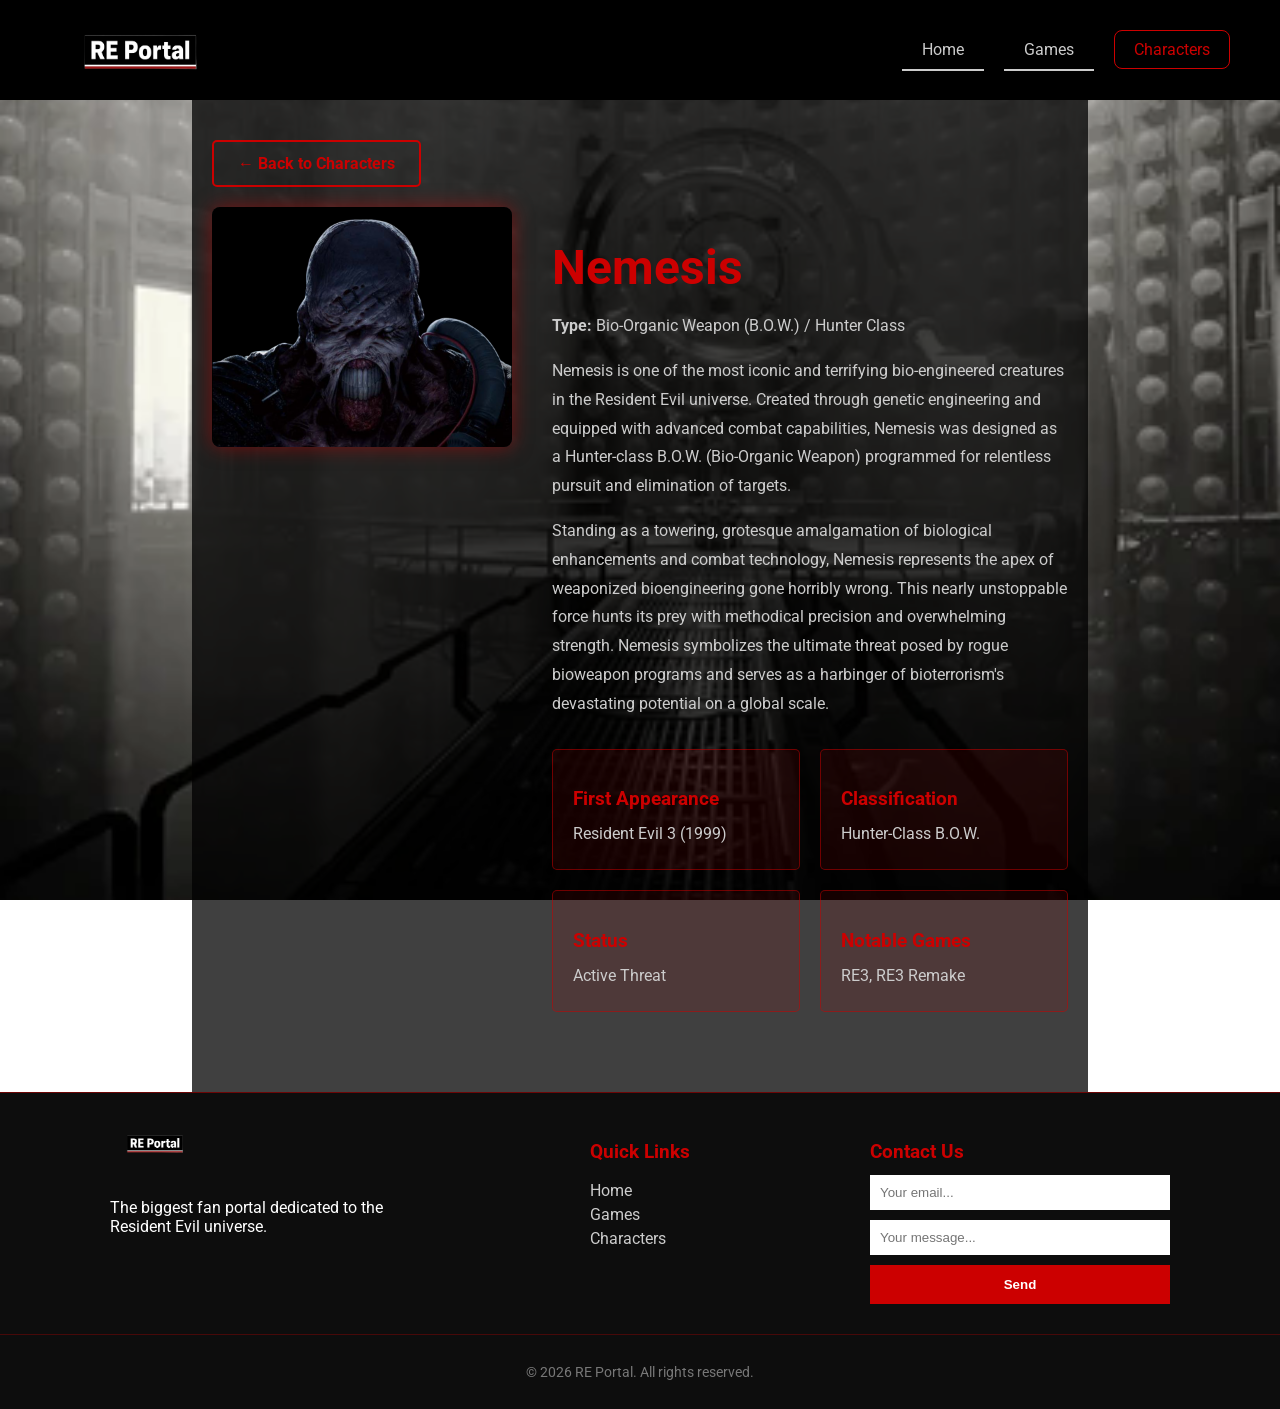
<file: characters/nemesis.html>
<!DOCTYPE html>
<html lang="en">
<head>
    <meta charset="UTF-8">
    <meta name="viewport" content="width=device-width, initial-scale=1.0">
    <title>Nemesis - RE Portal</title>
    <link rel="stylesheet" href="../style.css">
    <link href="https://fonts.googleapis.com/css2?family=Oswald:wght@500;700&family=Roboto:wght@400;700&display=swap" rel="stylesheet">
    <style>
        .detail-container {
            max-width: 1000px;
            margin: 0 auto;
            padding: 40px 20px;
        }
        .detail-header {
            display: flex;
            gap: 40px;
            margin-bottom: 40px;
            align-items: flex-start;
        }
        .detail-image {
            flex-shrink: 0;
            width: 300px;
        }
        .detail-image img {
            width: 100%;
            border-radius: 8px;
            box-shadow: 0 0 20px rgba(204, 0, 0, 0.5);
        }
        .detail-info h1 {
            font-size: 48px;
            color: #cc0000;
            margin-bottom: 15px;
        }
        .detail-info p {
            color: #ccc;
            line-height: 1.8;
            margin-bottom: 15px;
            font-size: 16px;
        }
        .back-link {
            display: inline-block;
            margin-bottom: 20px;
            color: #cc0000;
            text-decoration: none;
            font-weight: bold;
            transition: all 0.3s;
            background-color: transparent;
            padding: 12px 24px;
            border-radius: 5px;
            font-size: 16px;
            border: 2px solid #cc0000;
        }
        .back-link:hover {
            color: #ffffff;
            background-color: #cc0000;
        }
        .game-details {
            display: grid;
            grid-template-columns: repeat(2, 1fr);
            gap: 20px;
            margin-top: 30px;
        }
        .detail-box {
            background: rgba(204, 0, 0, 0.1);
            border: 1px solid rgba(204, 0, 0, 0.5);
            padding: 20px;
            border-radius: 5px;
        }
        .detail-box h3 {
            color: #cc0000;
            margin-bottom: 10px;
        }
        .detail-box p {
            margin: 0;
        }
        @media (max-width: 768px) {
            .detail-header {
                flex-direction: column;
            }
            .detail-image {
                width: 100%;
            }
            .game-details {
                grid-template-columns: 1fr;
            }
        }
    </style>
</head>
<body>

    <header class="main-header">
        <div class="logo">
            <a href="../index.html">
                <img src="../logo.png" alt="RE Portal Logo" class="site-logo">
            </a>
        </div>
        <div class="header-title"></div>
        <div class="burger-menu" id="burger">
            <span></span>
            <span></span>
            <span></span>
        </div>
        <nav class="main-nav" id="nav-links">
            <ul>
                <li><a href="../index.html" class="ghost-btn">Home</a></li>
                <li><a href="../games.html" class="ghost-btn">Games</a></li>
                <li><a href="../characters.html" class="active">Characters</a></li>
            </ul>
        </nav>
    </header>

    <main>
        <div class="detail-container">
            <a href="../characters.html" class="back-link">← Back to Characters</a>
            
            <div class="detail-header">
                <div class="detail-image">
                    <img src="../media/characters/nemesis.png" alt="Nemesis">
                </div>
                <div class="detail-info">
                    <h1>Nemesis</h1>
                    <p><strong>Type:</strong> Bio-Organic Weapon (B.O.W.) / Hunter Class</p>
                    <p>Nemesis is one of the most iconic and terrifying bio-engineered creatures in the Resident Evil universe. Created through genetic engineering and equipped with advanced combat capabilities, Nemesis was designed as a Hunter-class B.O.W. (Bio-Organic Weapon) programmed for relentless pursuit and elimination of targets.</p>
                    <p>Standing as a towering, grotesque amalgamation of biological enhancements and combat technology, Nemesis represents the apex of weaponized bioengineering gone horribly wrong. This nearly unstoppable force hunts its prey with methodical precision and overwhelming strength. Nemesis symbolizes the ultimate threat posed by rogue bioweapon programs and serves as a harbinger of bioterrorism's devastating potential on a global scale.</p>
                    
                    <div class="game-details">
                        <div class="detail-box">
                            <h3>First Appearance</h3>
                            <p>Resident Evil 3 (1999)</p>
                        </div>
                        <div class="detail-box">
                            <h3>Classification</h3>
                            <p>Hunter-Class B.O.W.</p>
                        </div>
                        <div class="detail-box">
                            <h3>Status</h3>
                            <p>Active Threat</p>
                        </div>
                        <div class="detail-box">
                            <h3>Notable Games</h3>
                            <p>RE3, RE3 Remake</p>
                        </div>
                    </div>
                </div>
            </div>
        </div>
    </main>

    <footer class="main-footer">
        <div class="footer-col">
            <img src="../logo.png" alt="RE Portal Logo" class="site-logo-footer">
            <p>The biggest fan portal dedicated to the Resident Evil universe.</p>
        </div>
        <div class="footer-col">
            <h3>Quick Links</h3>
            <ul>
                <li><a href="../index.html">Home</a></li>
                <li><a href="../games.html">Games</a></li>
                <li><a href="../characters.html">Characters</a></li>
            </ul>
        </div>
        <div class="footer-col">
            <h3>Contact Us</h3>
            <form class="contact-form">
                <input type="text" class="email-input" placeholder="Your email...">
                <input type="text" class="message-input" placeholder="Your message...">
                <button type="submit" class="submit-btn">Send</button>
            </form>
        </div>
    </footer>
    <div class="copyright">
        <p>© 2026 RE Portal. All rights reserved.</p>
    </div>

    <script src="../script.js"></script>
</body>
</html>
</file>
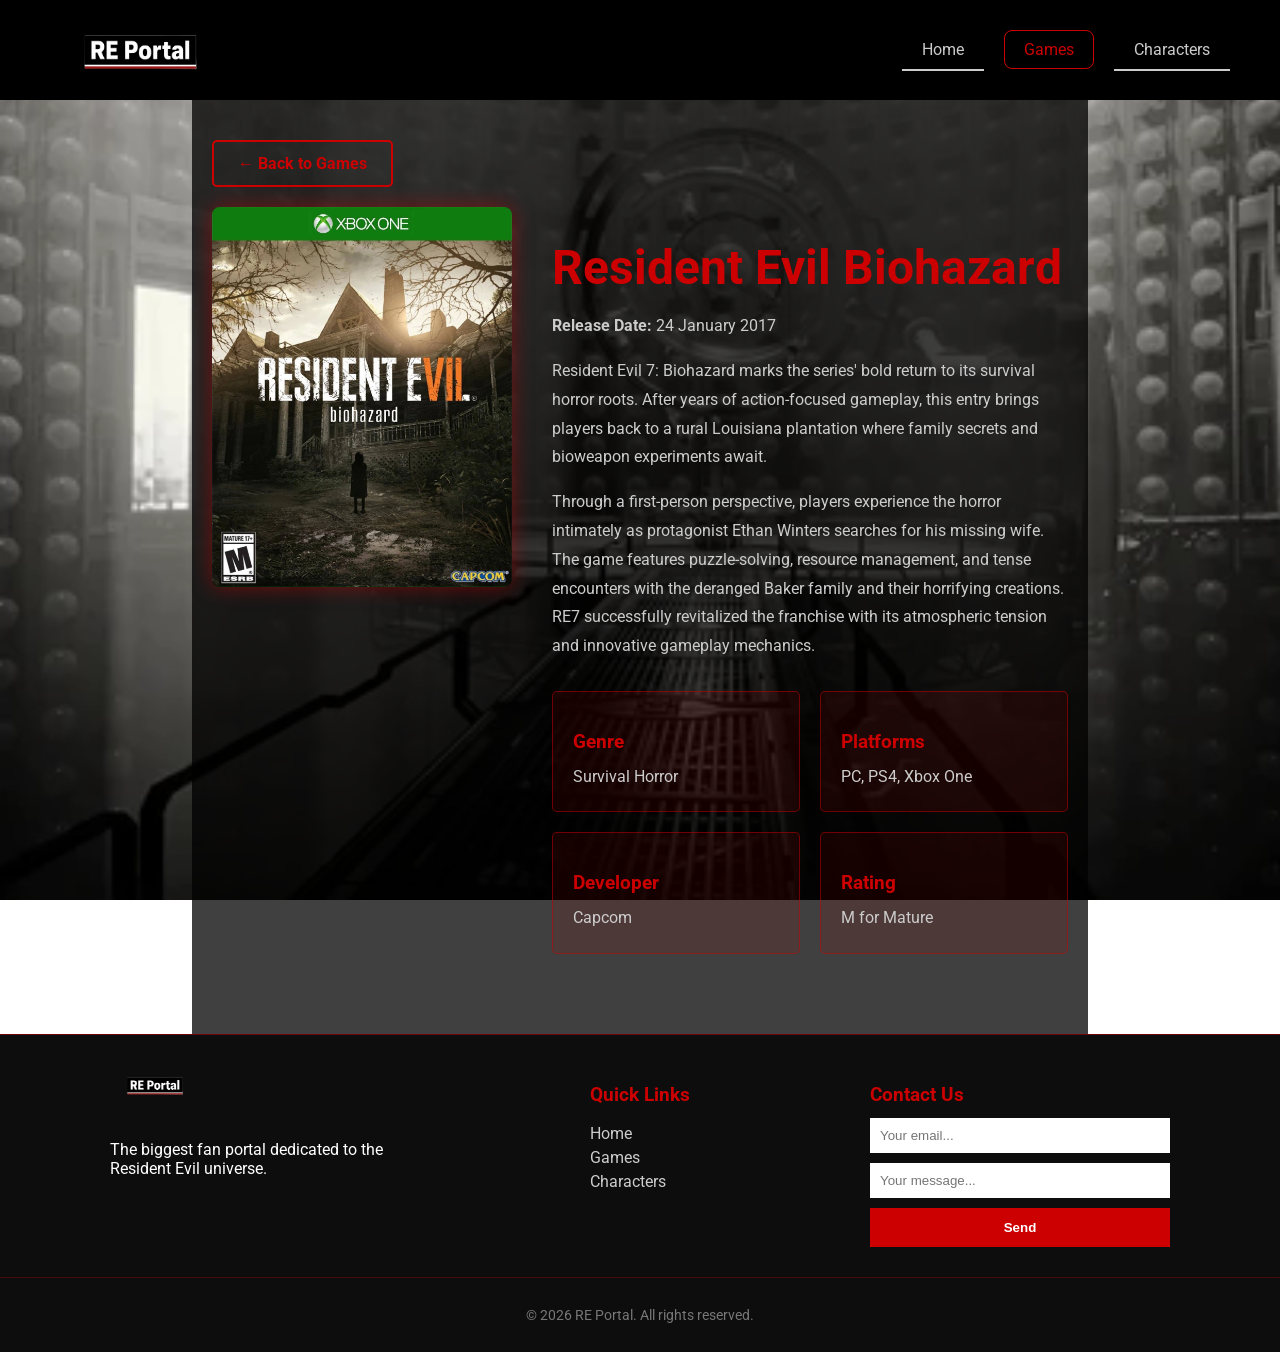
<file: games/biohazard.html>
<!DOCTYPE html>
<html lang="en">
<head>
    <meta charset="UTF-8">
    <meta name="viewport" content="width=device-width, initial-scale=1.0">
    <title>Resident Evil Biohazard - RE Portal</title>
    <link rel="stylesheet" href="../style.css">
    <link href="https://fonts.googleapis.com/css2?family=Oswald:wght@500;700&family=Roboto:wght@400;700&display=swap" rel="stylesheet">
    <style>
        .detail-container {
            max-width: 1000px;
            margin: 0 auto;
            padding: 40px 20px;
        }
        .detail-header {
            display: flex;
            gap: 40px;
            margin-bottom: 40px;
            align-items: flex-start;
        }
        .detail-image {
            flex-shrink: 0;
            width: 300px;
        }
        .detail-image img {
            width: 100%;
            border-radius: 8px;
            box-shadow: 0 0 20px rgba(204, 0, 0, 0.5);
        }
        .detail-info h1 {
            font-size: 48px;
            color: #cc0000;
            margin-bottom: 15px;
        }
        .detail-info p {
            color: #ccc;
            line-height: 1.8;
            margin-bottom: 15px;
            font-size: 16px;
        }
        .back-link {
            display: inline-block;
            margin-bottom: 20px;
            color: #cc0000;
            text-decoration: none;
            font-weight: bold;
            transition: all 0.3s;
            background-color: transparent;
            padding: 12px 24px;
            border-radius: 5px;
            font-size: 16px;
            border: 2px solid #cc0000;
        }
        .back-link:hover {
            color: #ffffff;
            background-color: #cc0000;
        }
        .game-details {
            display: grid;
            grid-template-columns: repeat(2, 1fr);
            gap: 20px;
            margin-top: 30px;
        }
        .detail-box {
            background: rgba(204, 0, 0, 0.1);
            border: 1px solid rgba(204, 0, 0, 0.5);
            padding: 20px;
            border-radius: 5px;
        }
        .detail-box h3 {
            color: #cc0000;
            margin-bottom: 10px;
        }
        .detail-box p {
            margin: 0;
        }
        @media (max-width: 768px) {
            .detail-header {
                flex-direction: column;
            }
            .detail-image {
                width: 100%;
            }
            .game-details {
                grid-template-columns: 1fr;
            }
        }
    </style>
</head>
<body>

    <header class="main-header">
        <div class="logo">
            <a href="../index.html">
                <img src="../logo.png" alt="RE Portal Logo" class="site-logo">
            </a>
        </div>
        <div class="header-title"></div>
        <div class="burger-menu" id="burger">
            <span></span>
            <span></span>
            <span></span>
        </div>
        <nav class="main-nav" id="nav-links">
            <ul>
                <li><a href="../index.html" class="ghost-btn">Home</a></li>
                <li><a href="../games.html" class="active">Games</a></li>
                <li><a href="../characters.html" class="ghost-btn">Characters</a></li>
            </ul>
        </nav>
    </header>

    <main>
        <div class="detail-container">
            <a href="../games.html" class="back-link">← Back to Games</a>
            
            <div class="detail-header">
                <div class="detail-image">
                    <img src="../media/games/biohazard.webp" alt="Resident Evil Biohazard">
                </div>
                <div class="detail-info">
                    <h1>Resident Evil Biohazard</h1>
                    <p><strong>Release Date:</strong> 24 January 2017</p>
                    <p>Resident Evil 7: Biohazard marks the series' bold return to its survival horror roots. After years of action-focused gameplay, this entry brings players back to a rural Louisiana plantation where family secrets and bioweapon experiments await.</p>
                    <p>Through a first-person perspective, players experience the horror intimately as protagonist Ethan Winters searches for his missing wife. The game features puzzle-solving, resource management, and tense encounters with the deranged Baker family and their horrifying creations. RE7 successfully revitalized the franchise with its atmospheric tension and innovative gameplay mechanics.</p>
                    
                    <div class="game-details">
                        <div class="detail-box">
                            <h3>Genre</h3>
                            <p>Survival Horror</p>
                        </div>
                        <div class="detail-box">
                            <h3>Platforms</h3>
                            <p>PC, PS4, Xbox One</p>
                        </div>
                        <div class="detail-box">
                            <h3>Developer</h3>
                            <p>Capcom</p>
                        </div>
                        <div class="detail-box">
                            <h3>Rating</h3>
                            <p>M for Mature</p>
                        </div>
                    </div>
                </div>
            </div>
        </div>
    </main>

    <footer class="main-footer">
        <div class="footer-col">
            <img src="../logo.png" alt="RE Portal Logo" class="site-logo-footer">
            <p>The biggest fan portal dedicated to the Resident Evil universe.</p>
        </div>
        <div class="footer-col">
            <h3>Quick Links</h3>
            <ul>
                <li><a href="../index.html">Home</a></li>
                <li><a href="../games.html">Games</a></li>
                <li><a href="../characters.html">Characters</a></li>
            </ul>
        </div>
        <div class="footer-col">
            <h3>Contact Us</h3>
            <form class="contact-form">
                <input type="text" class="email-input" placeholder="Your email...">
                <input type="text" class="message-input" placeholder="Your message...">
                <button type="submit" class="submit-btn">Send</button>
            </form>
        </div>
    </footer>
    <div class="copyright">
        <p>© 2026 RE Portal. All rights reserved.</p>
    </div>

    <script src="../script.js"></script>
</body>
</html>
</file>
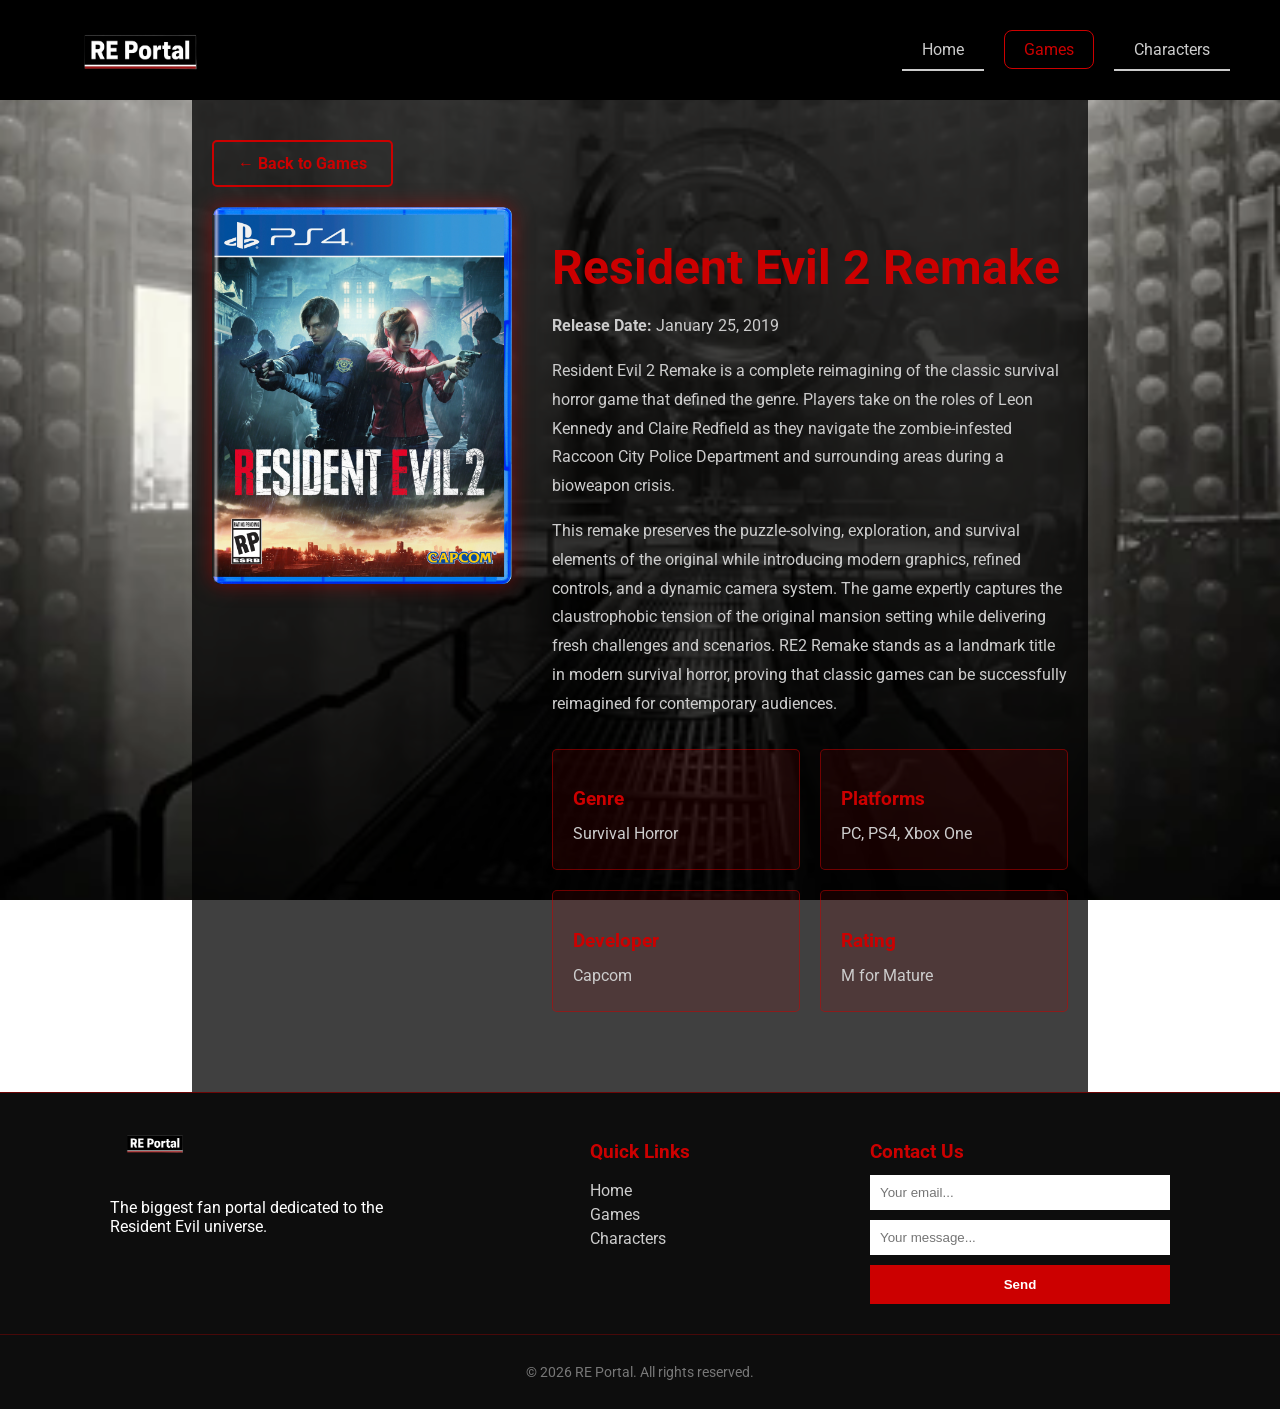
<file: games/re2.html>
<!DOCTYPE html>
<html lang="en">
<head>
    <meta charset="UTF-8">
    <meta name="viewport" content="width=device-width, initial-scale=1.0">
    <title>Resident Evil 2 Remake - RE Portal</title>
    <link rel="stylesheet" href="../style.css">
    <link href="https://fonts.googleapis.com/css2?family=Oswald:wght@500;700&family=Roboto:wght@400;700&display=swap" rel="stylesheet">
    <style>
        .detail-container {
            max-width: 1000px;
            margin: 0 auto;
            padding: 40px 20px;
        }
        .detail-header {
            display: flex;
            gap: 40px;
            margin-bottom: 40px;
            align-items: flex-start;
        }
        .detail-image {
            flex-shrink: 0;
            width: 300px;
        }
        .detail-image img {
            width: 100%;
            border-radius: 8px;
            box-shadow: 0 0 20px rgba(204, 0, 0, 0.5);
        }
        .detail-info h1 {
            font-size: 48px;
            color: #cc0000;
            margin-bottom: 15px;
        }
        .detail-info p {
            color: #ccc;
            line-height: 1.8;
            margin-bottom: 15px;
            font-size: 16px;
        }
        .back-link {
            display: inline-block;
            margin-bottom: 20px;
            color: #cc0000;
            text-decoration: none;
            font-weight: bold;
            transition: all 0.3s;
            background-color: transparent;
            padding: 12px 24px;
            border-radius: 5px;
            font-size: 16px;
            border: 2px solid #cc0000;
        }
        .back-link:hover {
            color: #ffffff;
            background-color: #cc0000;
        }
        .game-details {
            display: grid;
            grid-template-columns: repeat(2, 1fr);
            gap: 20px;
            margin-top: 30px;
        }
        .detail-box {
            background: rgba(204, 0, 0, 0.1);
            border: 1px solid rgba(204, 0, 0, 0.5);
            padding: 20px;
            border-radius: 5px;
        }
        .detail-box h3 {
            color: #cc0000;
            margin-bottom: 10px;
        }
        .detail-box p {
            margin: 0;
        }
        @media (max-width: 768px) {
            .detail-header {
                flex-direction: column;
            }
            .detail-image {
                width: 100%;
            }
            .game-details {
                grid-template-columns: 1fr;
            }
        }
    </style>
</head>
<body>

    <header class="main-header">
        <div class="logo">
            <a href="../index.html">
                <img src="../logo.png" alt="RE Portal Logo" class="site-logo">
            </a>
        </div>
        <div class="header-title"></div>
        <div class="burger-menu" id="burger">
            <span></span>
            <span></span>
            <span></span>
        </div>
        <nav class="main-nav" id="nav-links">
            <ul>
                <li><a href="../index.html" class="ghost-btn">Home</a></li>
                <li><a href="../games.html" class="active">Games</a></li>
                <li><a href="../characters.html" class="ghost-btn">Characters</a></li>
            </ul>
        </nav>
    </header>

    <main>
        <div class="detail-container">
            <a href="../games.html" class="back-link">← Back to Games</a>
            
            <div class="detail-header">
                <div class="detail-image">
                    <img src="../media/games/re2.webp" alt="Resident Evil 2 Remake">
                </div>
                <div class="detail-info">
                    <h1>Resident Evil 2 Remake</h1>
                    <p><strong>Release Date:</strong> January 25, 2019</p>
                    <p>Resident Evil 2 Remake is a complete reimagining of the classic survival horror game that defined the genre. Players take on the roles of Leon Kennedy and Claire Redfield as they navigate the zombie-infested Raccoon City Police Department and surrounding areas during a bioweapon crisis.</p>
                    <p>This remake preserves the puzzle-solving, exploration, and survival elements of the original while introducing modern graphics, refined controls, and a dynamic camera system. The game expertly captures the claustrophobic tension of the original mansion setting while delivering fresh challenges and scenarios. RE2 Remake stands as a landmark title in modern survival horror, proving that classic games can be successfully reimagined for contemporary audiences.</p>
                    
                    <div class="game-details">
                        <div class="detail-box">
                            <h3>Genre</h3>
                            <p>Survival Horror</p>
                        </div>
                        <div class="detail-box">
                            <h3>Platforms</h3>
                            <p>PC, PS4, Xbox One</p>
                        </div>
                        <div class="detail-box">
                            <h3>Developer</h3>
                            <p>Capcom</p>
                        </div>
                        <div class="detail-box">
                            <h3>Rating</h3>
                            <p>M for Mature</p>
                        </div>
                    </div>
                </div>
            </div>
        </div>
    </main>

    <footer class="main-footer">
        <div class="footer-col">
            <img src="../logo.png" alt="RE Portal Logo" class="site-logo-footer">
            <p>The biggest fan portal dedicated to the Resident Evil universe.</p>
        </div>
        <div class="footer-col">
            <h3>Quick Links</h3>
            <ul>
                <li><a href="../index.html">Home</a></li>
                <li><a href="../games.html">Games</a></li>
                <li><a href="../characters.html">Characters</a></li>
            </ul>
        </div>
        <div class="footer-col">
            <h3>Contact Us</h3>
            <form class="contact-form">
                <input type="text" class="email-input" placeholder="Your email...">
                <input type="text" class="message-input" placeholder="Your message...">
                <button type="submit" class="submit-btn">Send</button>
            </form>
        </div>
    </footer>
    <div class="copyright">
        <p>© 2026 RE Portal. All rights reserved.</p>
    </div>

    <script src="../script.js"></script>
</body>
</html>
</file>
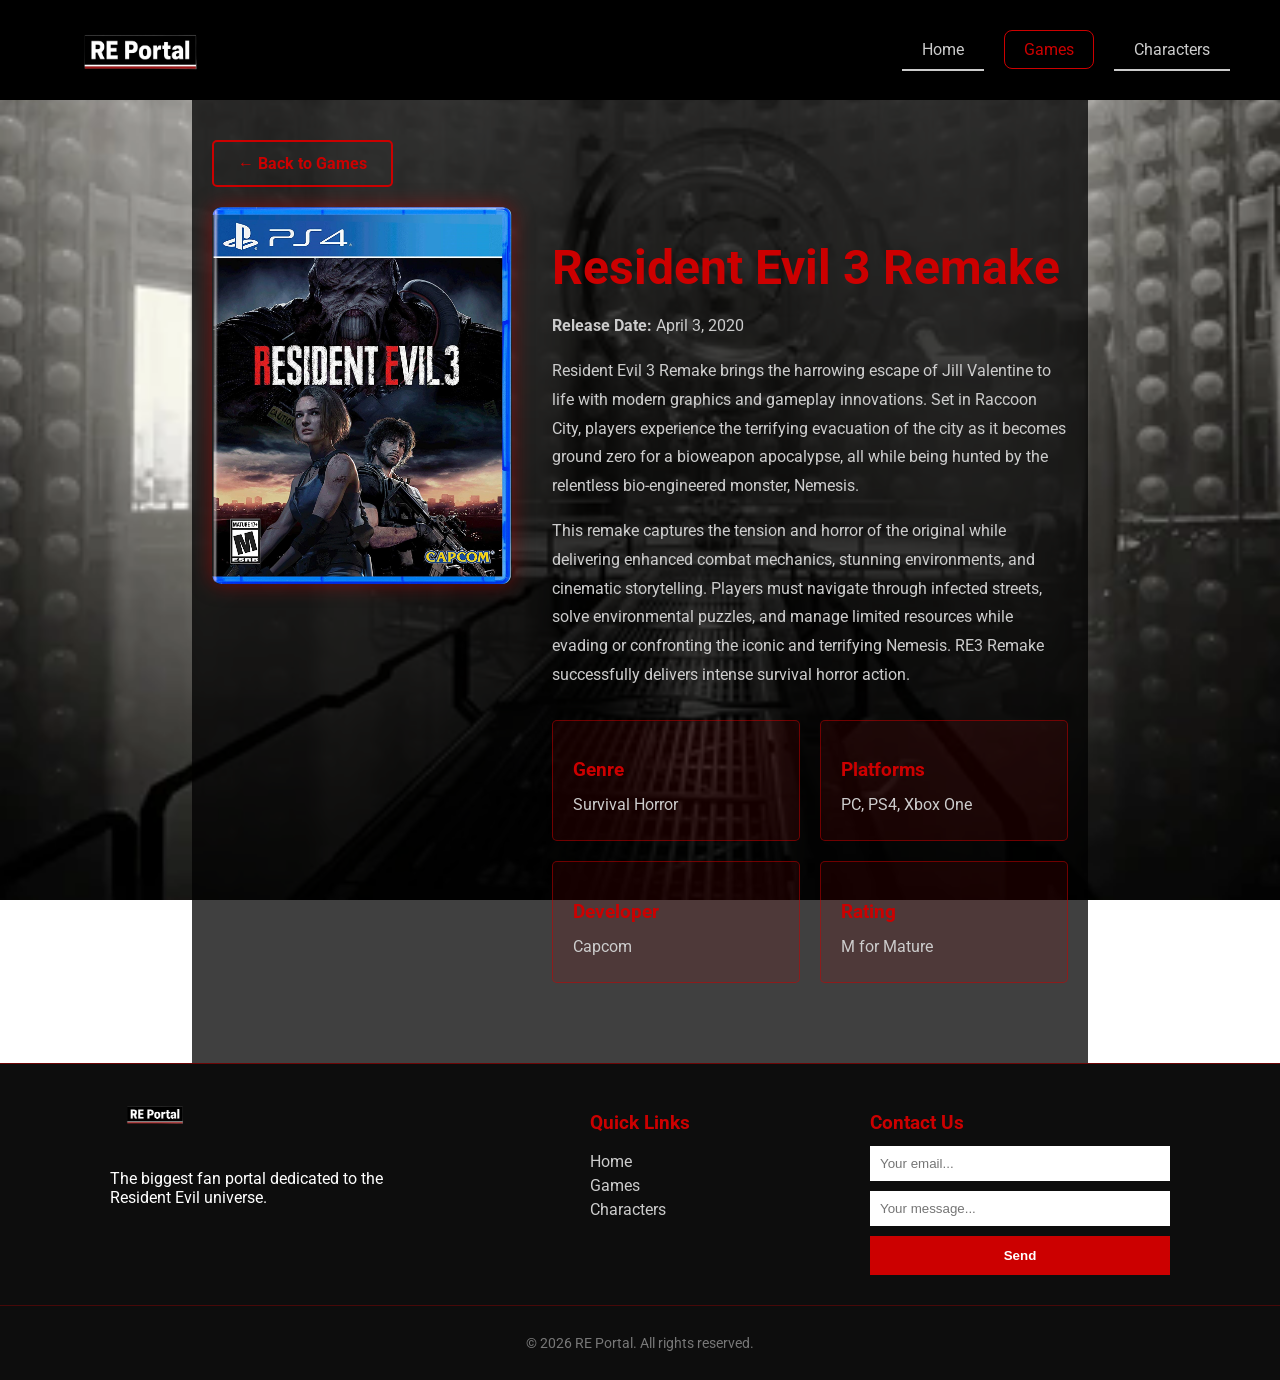
<file: games/re3.html>
<!DOCTYPE html>
<html lang="en">
<head>
    <meta charset="UTF-8">
    <meta name="viewport" content="width=device-width, initial-scale=1.0">
    <title>Resident Evil 3 Remake - RE Portal</title>
    <link rel="stylesheet" href="../style.css">
    <link href="https://fonts.googleapis.com/css2?family=Oswald:wght@500;700&family=Roboto:wght@400;700&display=swap" rel="stylesheet">
    <style>
        .detail-container {
            max-width: 1000px;
            margin: 0 auto;
            padding: 40px 20px;
        }
        .detail-header {
            display: flex;
            gap: 40px;
            margin-bottom: 40px;
            align-items: flex-start;
        }
        .detail-image {
            flex-shrink: 0;
            width: 300px;
        }
        .detail-image img {
            width: 100%;
            border-radius: 8px;
            box-shadow: 0 0 20px rgba(204, 0, 0, 0.5);
        }
        .detail-info h1 {
            font-size: 48px;
            color: #cc0000;
            margin-bottom: 15px;
        }
        .detail-info p {
            color: #ccc;
            line-height: 1.8;
            margin-bottom: 15px;
            font-size: 16px;
        }
        .back-link {
            display: inline-block;
            margin-bottom: 20px;
            color: #cc0000;
            text-decoration: none;
            font-weight: bold;
            transition: all 0.3s;
            background-color: transparent;
            padding: 12px 24px;
            border-radius: 5px;
            font-size: 16px;
            border: 2px solid #cc0000;
        }
        .back-link:hover {
            color: #ffffff;
            background-color: #cc0000;
        }
        .game-details {
            display: grid;
            grid-template-columns: repeat(2, 1fr);
            gap: 20px;
            margin-top: 30px;
        }
        .detail-box {
            background: rgba(204, 0, 0, 0.1);
            border: 1px solid rgba(204, 0, 0, 0.5);
            padding: 20px;
            border-radius: 5px;
        }
        .detail-box h3 {
            color: #cc0000;
            margin-bottom: 10px;
        }
        .detail-box p {
            margin: 0;
        }
        @media (max-width: 768px) {
            .detail-header {
                flex-direction: column;
            }
            .detail-image {
                width: 100%;
            }
            .game-details {
                grid-template-columns: 1fr;
            }
        }
    </style>
</head>
<body>

    <header class="main-header">
        <div class="logo">
            <a href="../index.html">
                <img src="../logo.png" alt="RE Portal Logo" class="site-logo">
            </a>
        </div>
        <div class="header-title"></div>
        <div class="burger-menu" id="burger">
            <span></span>
            <span></span>
            <span></span>
        </div>
        <nav class="main-nav" id="nav-links">
            <ul>
                <li><a href="../index.html" class="ghost-btn">Home</a></li>
                <li><a href="../games.html" class="active">Games</a></li>
                <li><a href="../characters.html" class="ghost-btn">Characters</a></li>
            </ul>
        </nav>
    </header>

    <main>
        <div class="detail-container">
            <a href="../games.html" class="back-link">← Back to Games</a>
            
            <div class="detail-header">
                <div class="detail-image">
                    <img src="../media/games/re3.webp" alt="Resident Evil 3 Remake">
                </div>
                <div class="detail-info">
                    <h1>Resident Evil 3 Remake</h1>
                    <p><strong>Release Date:</strong> April 3, 2020</p>
                    <p>Resident Evil 3 Remake brings the harrowing escape of Jill Valentine to life with modern graphics and gameplay innovations. Set in Raccoon City, players experience the terrifying evacuation of the city as it becomes ground zero for a bioweapon apocalypse, all while being hunted by the relentless bio-engineered monster, Nemesis.</p>
                    <p>This remake captures the tension and horror of the original while delivering enhanced combat mechanics, stunning environments, and cinematic storytelling. Players must navigate through infected streets, solve environmental puzzles, and manage limited resources while evading or confronting the iconic and terrifying Nemesis. RE3 Remake successfully delivers intense survival horror action.</p>
                    
                    <div class="game-details">
                        <div class="detail-box">
                            <h3>Genre</h3>
                            <p>Survival Horror</p>
                        </div>
                        <div class="detail-box">
                            <h3>Platforms</h3>
                            <p>PC, PS4, Xbox One</p>
                        </div>
                        <div class="detail-box">
                            <h3>Developer</h3>
                            <p>Capcom</p>
                        </div>
                        <div class="detail-box">
                            <h3>Rating</h3>
                            <p>M for Mature</p>
                        </div>
                    </div>
                </div>
            </div>
        </div>
    </main>

    <footer class="main-footer">
        <div class="footer-col">
            <img src="../logo.png" alt="RE Portal Logo" class="site-logo-footer">
            <p>The biggest fan portal dedicated to the Resident Evil universe.</p>
        </div>
        <div class="footer-col">
            <h3>Quick Links</h3>
            <ul>
                <li><a href="../index.html">Home</a></li>
                <li><a href="../games.html">Games</a></li>
                <li><a href="../characters.html">Characters</a></li>
            </ul>
        </div>
        <div class="footer-col">
            <h3>Contact Us</h3>
            <form class="contact-form">
                <input type="text" class="email-input" placeholder="Your email...">
                <input type="text" class="message-input" placeholder="Your message...">
                <button type="submit" class="submit-btn">Send</button>
            </form>
        </div>
    </footer>
    <div class="copyright">
        <p>© 2026 RE Portal. All rights reserved.</p>
    </div>

    <script src="../script.js"></script>
</body>
</html>
</file>
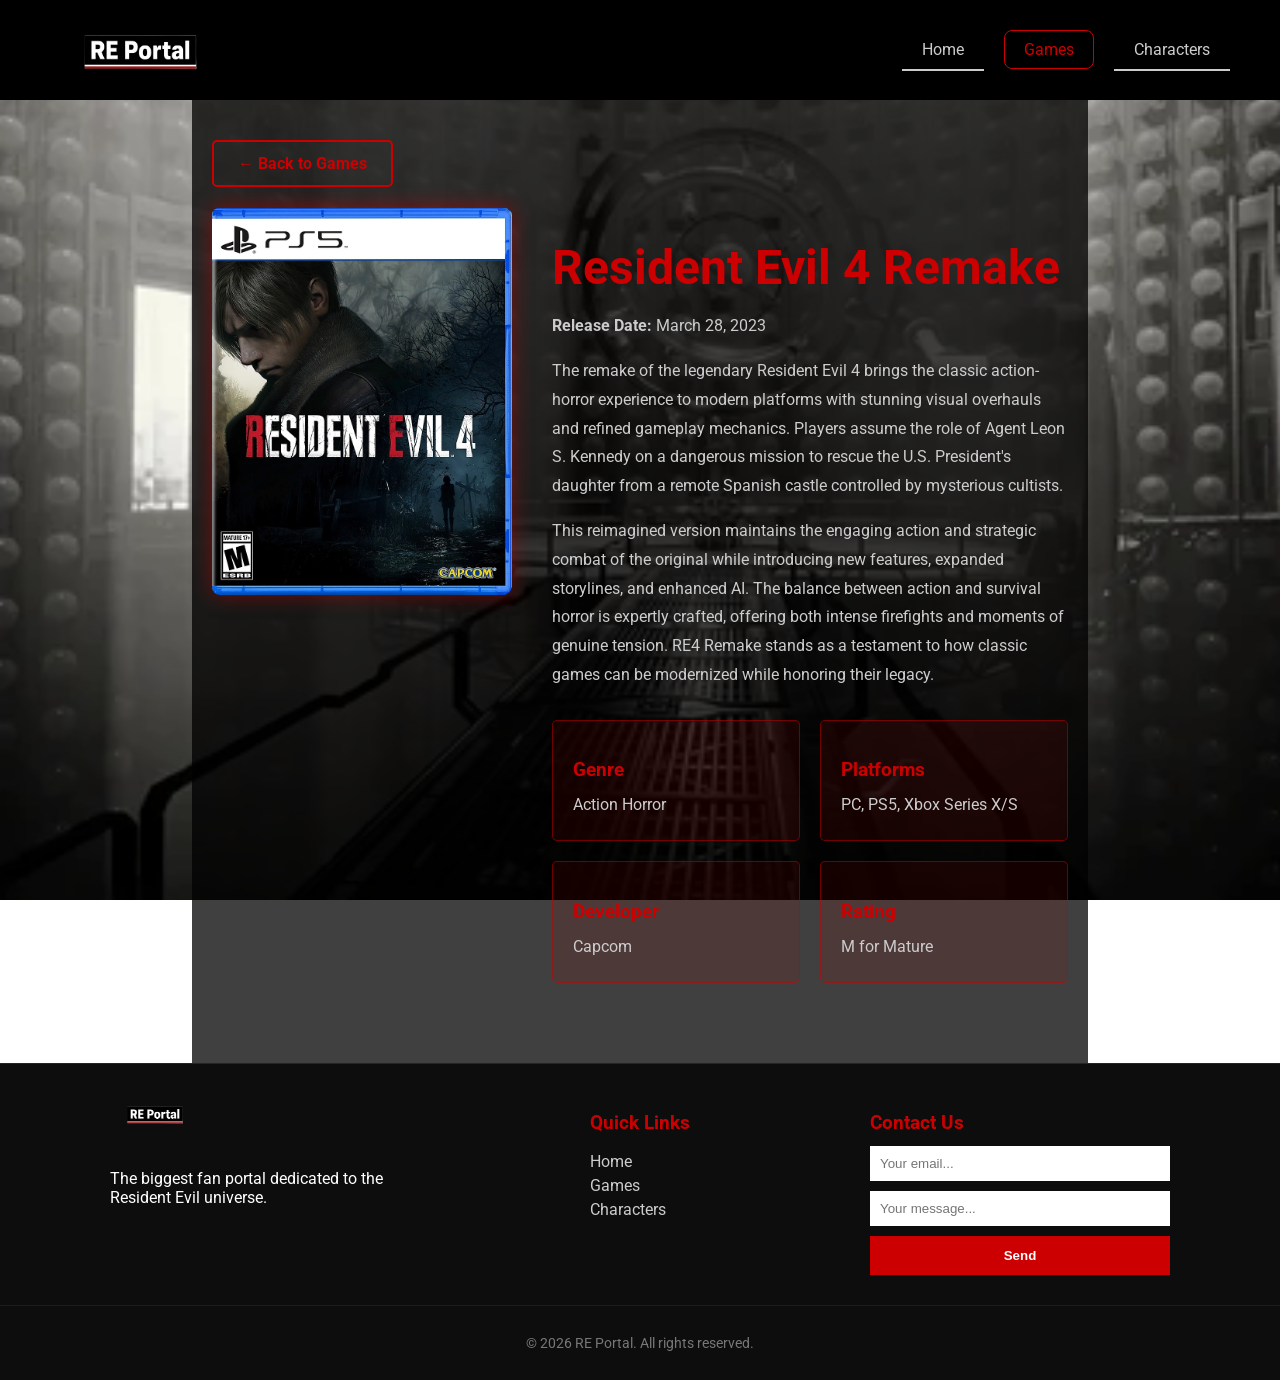
<file: games/re4.html>
<!DOCTYPE html>
<html lang="en">
<head>
    <meta charset="UTF-8">
    <meta name="viewport" content="width=device-width, initial-scale=1.0">
    <title>Resident Evil 4 Remake - RE Portal</title>
    <link rel="stylesheet" href="../style.css">
    <link href="https://fonts.googleapis.com/css2?family=Oswald:wght@500;700&family=Roboto:wght@400;700&display=swap" rel="stylesheet">
    <style>
        .detail-container {
            max-width: 1000px;
            margin: 0 auto;
            padding: 40px 20px;
        }
        .detail-header {
            display: flex;
            gap: 40px;
            margin-bottom: 40px;
            align-items: flex-start;
        }
        .detail-image {
            flex-shrink: 0;
            width: 300px;
        }
        .detail-image img {
            width: 100%;
            border-radius: 8px;
            box-shadow: 0 0 20px rgba(204, 0, 0, 0.5);
        }
        .detail-info h1 {
            font-size: 48px;
            color: #cc0000;
            margin-bottom: 15px;
        }
        .detail-info p {
            color: #ccc;
            line-height: 1.8;
            margin-bottom: 15px;
            font-size: 16px;
        }
        .back-link {
            display: inline-block;
            margin-bottom: 20px;
            color: #cc0000;
            text-decoration: none;
            font-weight: bold;
            transition: all 0.3s;
            background-color: transparent;
            padding: 12px 24px;
            border-radius: 5px;
            font-size: 16px;
            border: 2px solid #cc0000;
        }
        .back-link:hover {
            color: #ffffff;
            background-color: #cc0000;
        }
        .game-details {
            display: grid;
            grid-template-columns: repeat(2, 1fr);
            gap: 20px;
            margin-top: 30px;
        }
        .detail-box {
            background: rgba(204, 0, 0, 0.1);
            border: 1px solid rgba(204, 0, 0, 0.5);
            padding: 20px;
            border-radius: 5px;
        }
        .detail-box h3 {
            color: #cc0000;
            margin-bottom: 10px;
        }
        .detail-box p {
            margin: 0;
        }
        @media (max-width: 768px) {
            .detail-header {
                flex-direction: column;
            }
            .detail-image {
                width: 100%;
            }
            .game-details {
                grid-template-columns: 1fr;
            }
        }
    </style>
</head>
<body>

    <header class="main-header">
        <div class="logo">
            <a href="../index.html">
                <img src="../logo.png" alt="RE Portal Logo" class="site-logo">
            </a>
        </div>
        <div class="header-title"></div>
        <div class="burger-menu" id="burger">
            <span></span>
            <span></span>
            <span></span>
        </div>
        <nav class="main-nav" id="nav-links">
            <ul>
                <li><a href="../index.html" class="ghost-btn">Home</a></li>
                <li><a href="../games.html" class="active">Games</a></li>
                <li><a href="../characters.html" class="ghost-btn">Characters</a></li>
            </ul>
        </nav>
    </header>

    <main>
        <div class="detail-container">
            <a href="../games.html" class="back-link">← Back to Games</a>
            
            <div class="detail-header">
                <div class="detail-image">
                    <img src="../media/games/re4.webp" alt="Resident Evil 4 Remake">
                </div>
                <div class="detail-info">
                    <h1>Resident Evil 4 Remake</h1>
                    <p><strong>Release Date:</strong> March 28, 2023</p>
                    <p>The remake of the legendary Resident Evil 4 brings the classic action-horror experience to modern platforms with stunning visual overhauls and refined gameplay mechanics. Players assume the role of Agent Leon S. Kennedy on a dangerous mission to rescue the U.S. President's daughter from a remote Spanish castle controlled by mysterious cultists.</p>
                    <p>This reimagined version maintains the engaging action and strategic combat of the original while introducing new features, expanded storylines, and enhanced AI. The balance between action and survival horror is expertly crafted, offering both intense firefights and moments of genuine tension. RE4 Remake stands as a testament to how classic games can be modernized while honoring their legacy.</p>
                    
                    <div class="game-details">
                        <div class="detail-box">
                            <h3>Genre</h3>
                            <p>Action Horror</p>
                        </div>
                        <div class="detail-box">
                            <h3>Platforms</h3>
                            <p>PC, PS5, Xbox Series X/S</p>
                        </div>
                        <div class="detail-box">
                            <h3>Developer</h3>
                            <p>Capcom</p>
                        </div>
                        <div class="detail-box">
                            <h3>Rating</h3>
                            <p>M for Mature</p>
                        </div>
                    </div>
                </div>
            </div>
        </div>
    </main>

    <footer class="main-footer">
        <div class="footer-col">
            <img src="../logo.png" alt="RE Portal Logo" class="site-logo-footer">
            <p>The biggest fan portal dedicated to the Resident Evil universe.</p>
        </div>
        <div class="footer-col">
            <h3>Quick Links</h3>
            <ul>
                <li><a href="../index.html">Home</a></li>
                <li><a href="../games.html">Games</a></li>
                <li><a href="../characters.html">Characters</a></li>
            </ul>
        </div>
        <div class="footer-col">
            <h3>Contact Us</h3>
            <form class="contact-form">
                <input type="text" class="email-input" placeholder="Your email...">
                <input type="text" class="message-input" placeholder="Your message...">
                <button type="submit" class="submit-btn">Send</button>
            </form>
        </div>
    </footer>
    <div class="copyright">
        <p>© 2026 RE Portal. All rights reserved.</p>
    </div>

    <script src="../script.js"></script>
</body>
</html>
</file>
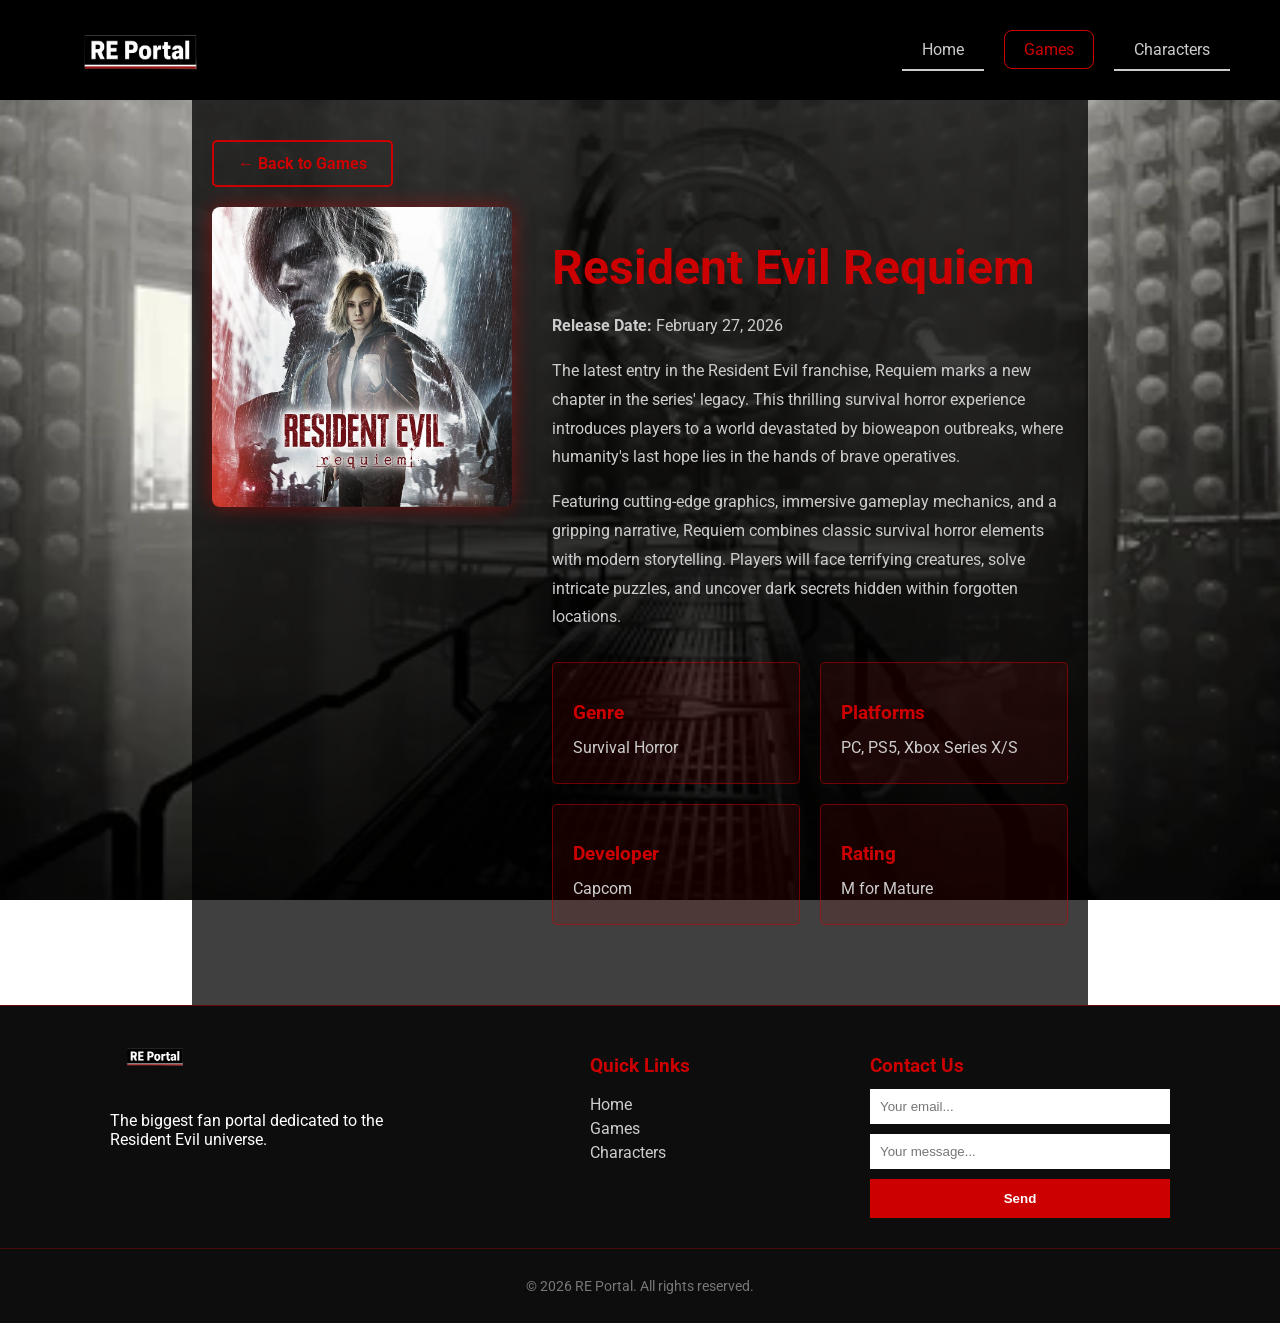
<file: games/requiem.html>
<!DOCTYPE html>
<html lang="en">
<head>
    <meta charset="UTF-8">
    <meta name="viewport" content="width=device-width, initial-scale=1.0">
    <title>Resident Evil Requiem - RE Portal</title>
    <link rel="stylesheet" href="../style.css">
    <link href="https://fonts.googleapis.com/css2?family=Oswald:wght@500;700&family=Roboto:wght@400;700&display=swap" rel="stylesheet">
    <style>
        .detail-container {
            max-width: 1000px;
            margin: 0 auto;
            padding: 40px 20px;
        }
        .detail-header {
            display: flex;
            gap: 40px;
            margin-bottom: 40px;
            align-items: flex-start;
        }
        .detail-image {
            flex-shrink: 0;
            width: 300px;
        }
        .detail-image img {
            width: 100%;
            border-radius: 8px;
            box-shadow: 0 0 20px rgba(204, 0, 0, 0.5);
        }
        .detail-info h1 {
            font-size: 48px;
            color: #cc0000;
            margin-bottom: 15px;
        }
        .detail-info p {
            color: #ccc;
            line-height: 1.8;
            margin-bottom: 15px;
            font-size: 16px;
        }
        .back-link {
            display: inline-block;
            margin-bottom: 20px;
            color: #cc0000;
            text-decoration: none;
            font-weight: bold;
            transition: all 0.3s;
            background-color: transparent;
            padding: 12px 24px;
            border-radius: 5px;
            font-size: 16px;
            border: 2px solid #cc0000;
        }
        .back-link:hover {
            color: #ffffff;
            background-color: #cc0000;
        }
        .game-details {
            display: grid;
            grid-template-columns: repeat(2, 1fr);
            gap: 20px;
            margin-top: 30px;
        }
        .detail-box {
            background: rgba(204, 0, 0, 0.1);
            border: 1px solid rgba(204, 0, 0, 0.5);
            padding: 20px;
            border-radius: 5px;
        }
        .detail-box h3 {
            color: #cc0000;
            margin-bottom: 10px;
        }
        .detail-box p {
            margin: 0;
        }
        @media (max-width: 768px) {
            .detail-header {
                flex-direction: column;
            }
            .detail-image {
                width: 100%;
            }
            .game-details {
                grid-template-columns: 1fr;
            }
        }
    </style>
</head>
<body>

    <header class="main-header">
        <div class="logo">
            <a href="../index.html">
                <img src="../logo.png" alt="RE Portal Logo" class="site-logo">
            </a>
        </div>
        <div class="header-title"></div>
        <div class="burger-menu" id="burger">
            <span></span>
            <span></span>
            <span></span>
        </div>
        <nav class="main-nav" id="nav-links">
            <ul>
                <li><a href="../index.html" class="ghost-btn">Home</a></li>
                <li><a href="../games.html" class="active">Games</a></li>
                <li><a href="../characters.html" class="ghost-btn">Characters</a></li>
            </ul>
        </nav>
    </header>

    <main>
        <div class="detail-container">
            <a href="../games.html" class="back-link">← Back to Games</a>
            
            <div class="detail-header">
                <div class="detail-image">
                    <img src="../media/games/requiem.webp" alt="Resident Evil Requiem">
                </div>
                <div class="detail-info">
                    <h1>Resident Evil Requiem</h1>
                    <p><strong>Release Date:</strong> February 27, 2026</p>
                    <p>The latest entry in the Resident Evil franchise, Requiem marks a new chapter in the series' legacy. This thrilling survival horror experience introduces players to a world devastated by bioweapon outbreaks, where humanity's last hope lies in the hands of brave operatives.</p>
                    <p>Featuring cutting-edge graphics, immersive gameplay mechanics, and a gripping narrative, Requiem combines classic survival horror elements with modern storytelling. Players will face terrifying creatures, solve intricate puzzles, and uncover dark secrets hidden within forgotten locations.</p>
                    
                    <div class="game-details">
                        <div class="detail-box">
                            <h3>Genre</h3>
                            <p>Survival Horror</p>
                        </div>
                        <div class="detail-box">
                            <h3>Platforms</h3>
                            <p>PC, PS5, Xbox Series X/S</p>
                        </div>
                        <div class="detail-box">
                            <h3>Developer</h3>
                            <p>Capcom</p>
                        </div>
                        <div class="detail-box">
                            <h3>Rating</h3>
                            <p>M for Mature</p>
                        </div>
                    </div>
                </div>
            </div>
        </div>
    </main>

    <footer class="main-footer">
        <div class="footer-col">
            <img src="../logo.png" alt="RE Portal Logo" class="site-logo-footer">
            <p>The biggest fan portal dedicated to the Resident Evil universe.</p>
        </div>
        <div class="footer-col">
            <h3>Quick Links</h3>
            <ul>
                <li><a href="../index.html">Home</a></li>
                <li><a href="../games.html">Games</a></li>
                <li><a href="../characters.html">Characters</a></li>
            </ul>
        </div>
        <div class="footer-col">
            <h3>Contact Us</h3>
            <form class="contact-form">
                <input type="text" class="email-input" placeholder="Your email...">
                <input type="text" class="message-input" placeholder="Your message...">
                <button type="submit" class="submit-btn">Send</button>
            </form>
        </div>
    </footer>
    <div class="copyright">
        <p>© 2026 RE Portal. All rights reserved.</p>
    </div>

    <script src="../script.js"></script>
</body>
</html>
</file>
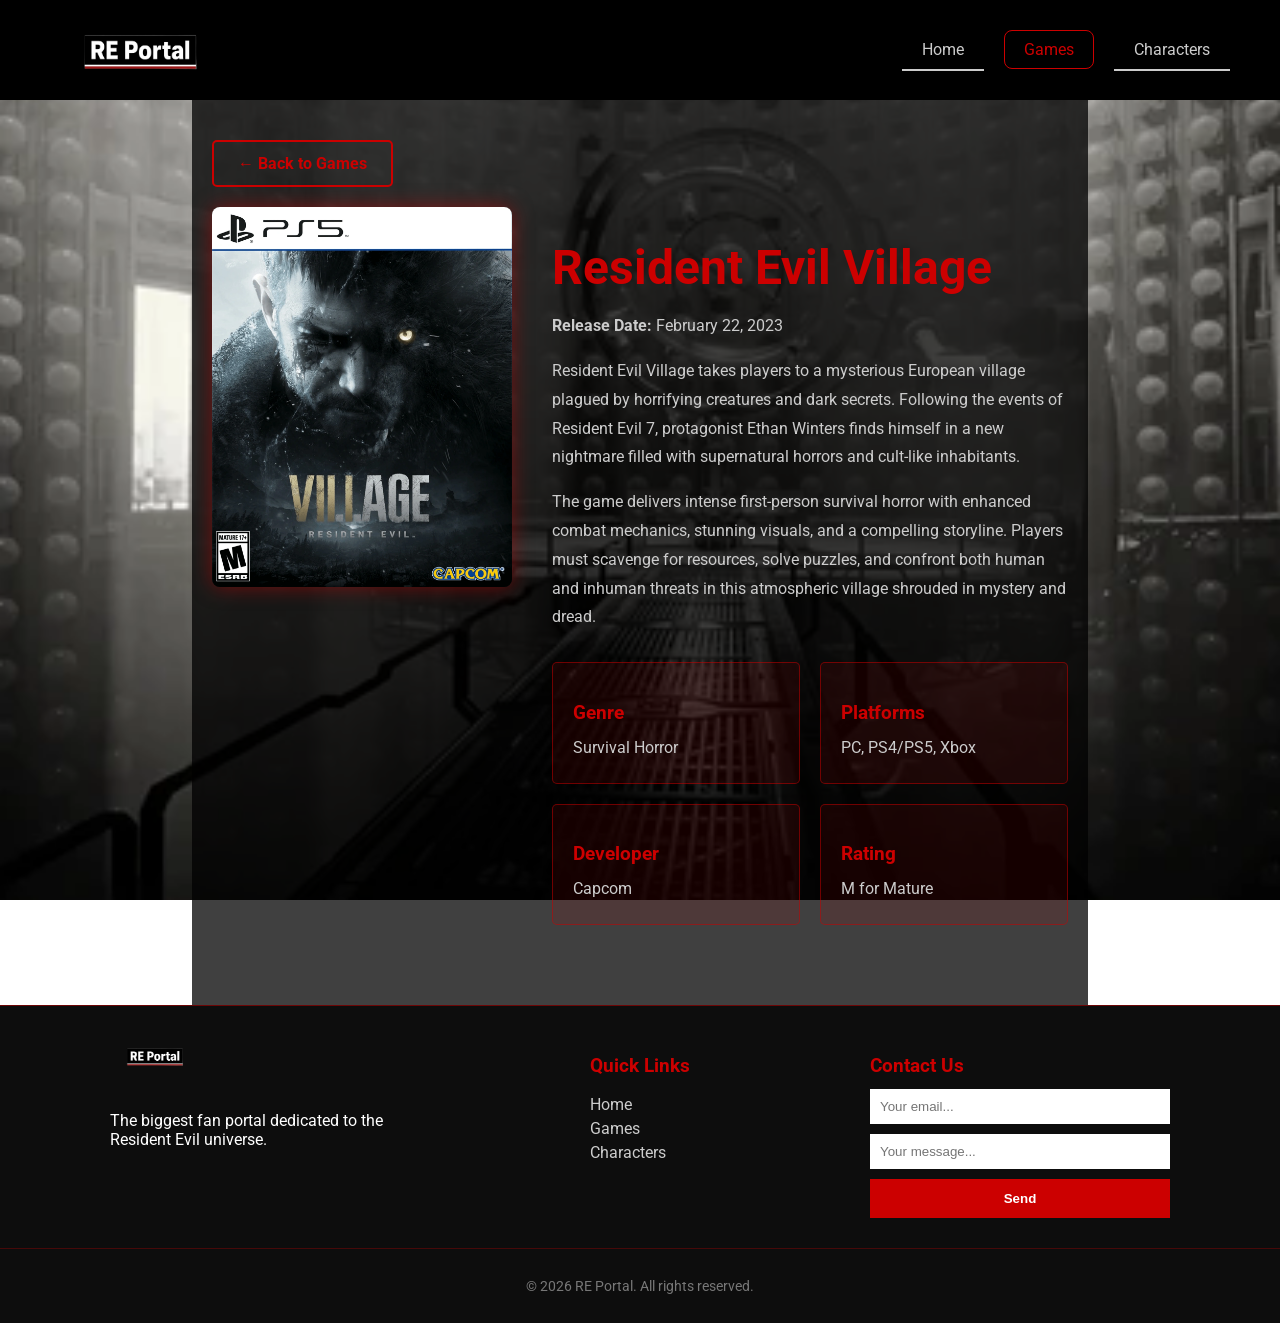
<file: games/village.html>
<!DOCTYPE html>
<html lang="en">
<head>
    <meta charset="UTF-8">
    <meta name="viewport" content="width=device-width, initial-scale=1.0">
    <title>Resident Evil Village - RE Portal</title>
    <link rel="stylesheet" href="../style.css">
    <link href="https://fonts.googleapis.com/css2?family=Oswald:wght@500;700&family=Roboto:wght@400;700&display=swap" rel="stylesheet">
    <style>
        .detail-container {
            max-width: 1000px;
            margin: 0 auto;
            padding: 40px 20px;
        }
        .detail-header {
            display: flex;
            gap: 40px;
            margin-bottom: 40px;
            align-items: flex-start;
        }
        .detail-image {
            flex-shrink: 0;
            width: 300px;
        }
        .detail-image img {
            width: 100%;
            border-radius: 8px;
            box-shadow: 0 0 20px rgba(204, 0, 0, 0.5);
        }
        .detail-info h1 {
            font-size: 48px;
            color: #cc0000;
            margin-bottom: 15px;
        }
        .detail-info p {
            color: #ccc;
            line-height: 1.8;
            margin-bottom: 15px;
            font-size: 16px;
        }
        .back-link {
            display: inline-block;
            margin-bottom: 20px;
            color: #cc0000;
            text-decoration: none;
            font-weight: bold;
            transition: all 0.3s;
            background-color: transparent;
            padding: 12px 24px;
            border-radius: 5px;
            font-size: 16px;
            border: 2px solid #cc0000;
        }
        .back-link:hover {
            color: #ffffff;
            background-color: #cc0000;
        }
        .game-details {
            display: grid;
            grid-template-columns: repeat(2, 1fr);
            gap: 20px;
            margin-top: 30px;
        }
        .detail-box {
            background: rgba(204, 0, 0, 0.1);
            border: 1px solid rgba(204, 0, 0, 0.5);
            padding: 20px;
            border-radius: 5px;
        }
        .detail-box h3 {
            color: #cc0000;
            margin-bottom: 10px;
        }
        .detail-box p {
            margin: 0;
        }
        @media (max-width: 768px) {
            .detail-header {
                flex-direction: column;
            }
            .detail-image {
                width: 100%;
            }
            .game-details {
                grid-template-columns: 1fr;
            }
        }
    </style>
</head>
<body>

    <header class="main-header">
        <div class="logo">
            <a href="../index.html">
                <img src="../logo.png" alt="RE Portal Logo" class="site-logo">
            </a>
        </div>
        <div class="header-title"></div>
        <div class="burger-menu" id="burger">
            <span></span>
            <span></span>
            <span></span>
        </div>
        <nav class="main-nav" id="nav-links">
            <ul>
                <li><a href="../index.html" class="ghost-btn">Home</a></li>
                <li><a href="../games.html" class="active">Games</a></li>
                <li><a href="../characters.html" class="ghost-btn">Characters</a></li>
            </ul>
        </nav>
    </header>

    <main>
        <div class="detail-container">
            <a href="../games.html" class="back-link">← Back to Games</a>
            
            <div class="detail-header">
                <div class="detail-image">
                    <img src="../media/games/village.webp" alt="Resident Evil Village">
                </div>
                <div class="detail-info">
                    <h1>Resident Evil Village</h1>
                    <p><strong>Release Date:</strong> February 22, 2023</p>
                    <p>Resident Evil Village takes players to a mysterious European village plagued by horrifying creatures and dark secrets. Following the events of Resident Evil 7, protagonist Ethan Winters finds himself in a new nightmare filled with supernatural horrors and cult-like inhabitants.</p>
                    <p>The game delivers intense first-person survival horror with enhanced combat mechanics, stunning visuals, and a compelling storyline. Players must scavenge for resources, solve puzzles, and confront both human and inhuman threats in this atmospheric village shrouded in mystery and dread.</p>
                    
                    <div class="game-details">
                        <div class="detail-box">
                            <h3>Genre</h3>
                            <p>Survival Horror</p>
                        </div>
                        <div class="detail-box">
                            <h3>Platforms</h3>
                            <p>PC, PS4/PS5, Xbox</p>
                        </div>
                        <div class="detail-box">
                            <h3>Developer</h3>
                            <p>Capcom</p>
                        </div>
                        <div class="detail-box">
                            <h3>Rating</h3>
                            <p>M for Mature</p>
                        </div>
                    </div>
                </div>
            </div>
        </div>
    </main>

    <footer class="main-footer">
        <div class="footer-col">
            <img src="../logo.png" alt="RE Portal Logo" class="site-logo-footer">
            <p>The biggest fan portal dedicated to the Resident Evil universe.</p>
        </div>
        <div class="footer-col">
            <h3>Quick Links</h3>
            <ul>
                <li><a href="../index.html">Home</a></li>
                <li><a href="../games.html">Games</a></li>
                <li><a href="../characters.html">Characters</a></li>
            </ul>
        </div>
        <div class="footer-col">
            <h3>Contact Us</h3>
            <form class="contact-form">
                <input type="text" class="email-input" placeholder="Your email...">
                <input type="text" class="message-input" placeholder="Your message...">
                <button type="submit" class="submit-btn">Send</button>
            </form>
        </div>
    </footer>
    <div class="copyright">
        <p>© 2026 RE Portal. All rights reserved.</p>
    </div>

    <script src="../script.js"></script>
</body>
</html>
</file>
<file: style.css>
* {
    box-sizing: border-box;
}

html, body {
    overflow-x: hidden;
    width: 100%;
}
body {
    background-image: url('media/background.webp');
    background-size: cover;
    background-position: center;
    background-attachment: fixed;
    background-repeat: no-repeat;
    color: #ffffff;
    font-family: 'Roboto', sans-serif;
    margin: 0;
    padding: 0;
    min-height: 100vh;
    display: flex;
    flex-direction: column;
}

html {
    height: 100%;
}

main {
    width: 70%;
    max-width: 100%;
    margin: 0 auto;
    background: rgba(0, 0, 0, 0.75);
    position: relative;
    flex: 1;
}

footer {
    margin-top: auto;
}

/* Шапка сайту */
.main-header {
    display: flex;
    justify-content: space-between;
    align-items: center;
    background-color: #000000;
    padding: 10px 50px;
    position: relative;
}

.logo {
    flex-shrink: 0;
}

.header-title {
    flex: 1;
    text-align: center;
}

.header-title h1 {
    margin: 0;
    font-size: 48px;
    font-weight: 700;
    color: #cc0000;
    font-family: 'Oswald', sans-serif;
    text-transform: uppercase;
    letter-spacing: 2px;
}

.main-nav {
    flex-shrink: 0;
    display: flex;
    gap: 40px;
}

/* Налаштування для твого нового логотипа */
.site-logo {
    height: 80px; /* Висота логотипа в шапці */
    display: block;
    width: auto;
}

.site-logo-footer {
    height: 40px; /* Висота логотипа у підвалі */
    margin-bottom: 15px;
}

.main-nav ul {
    list-style: none;
    display: flex;
    gap: 20px;
    margin: 0;
    padding: 0;
}

.main-nav a {
    color: #ffffff;
    text-decoration: none;
    font-size: 16px;
    padding: 10px 20px;
    transition: all 0.5s ease;
    border-radius: 8px;
    display: inline-block;
}

.main-nav a:hover {
    transform: scale(1.08);
}

.main-nav .active {
    color: #cc0000;
    border: 1px solid #cc0000;
    border-radius: 8px;
    padding: 9px 19px;
}

.main-nav .ghost-btn {
    border: none;
    border-bottom: 2px solid #cccccc;
    color: #cccccc;
    border-radius: 0;
}

.main-nav .ghost-btn:hover {
    border-bottom-color: #cc0000;
    color: #cc0000;
    background-color: transparent;
}

/* Гамбургер меню прихований на ПК */
.burger-menu {
    display: none;
    flex-direction: column;
    gap: 5px;
    cursor: pointer;
    flex-shrink: 0;
}

.burger-menu span {
    width: 25px;
    height: 3px;
    background-color: #fff;
}

/* Головний банер */
.hero {
    position: relative;
    min-height: 400px;
    display: flex;
    flex-direction: column;
    justify-content: flex-start;
    align-items: center;
    padding-top: 100px;
    text-align: center;
}

.hero-overlay {
    display: none;
}

.hero-title {
    font-size: 72px;
    color: #ffffff;
    z-index: 2;
    text-shadow: 2px 2px 10px rgba(0,0,0,0.8);
    position: relative;
    margin: 0;
    padding: 0;
    margin-bottom: 20px;
    display: none;
}

/* Картки ігор */
.games-section {
    display: flex;
    justify-content: center;
    align-items: flex-start;
    gap: 30px;
    padding: 30px 20px 80px 20px;
    background: transparent;
    margin: 0 auto;
    min-height: auto;
    position: relative;
    z-index: 10;
    flex-wrap: wrap;
    max-width: 1200px;
    width: 100%;
}

.latest-game-label {
    font-size: 40px;
    font-weight: 700;
    color: #cc0000;
    font-family: 'Oswald', sans-serif;
    text-transform: uppercase;
    letter-spacing: 1px;
    margin-bottom: 10px;
}

.card {
    background-color: rgba(0, 0, 0, 0.9);
    width: 330px;
    border: 1px solid rgba(204, 0, 0, 0.5);
    transition: 0.3s;
    border-radius: 5px;
    overflow: hidden;
}

.card:hover {
    border-color: #cc0000;
    background-color: rgba(0, 0, 0, 0.95);
    box-shadow: 0 0 20px rgba(204, 0, 0, 0.5);
}

/* Посилання для карточек ігор */
.card-link {
    display: block;
    text-decoration: none;
    color: inherit;
    cursor: pointer;
}

/* Секція персонажів */
.characters-section {
    padding: 30px 20px 80px 20px;
    display: flex;
    flex-direction: column;
    align-items: center;
    margin-top: -70px;
}

.section-title {
    font-size: 48px;
    text-align: center;
    color: #cc0000;
    margin-bottom: 20px;
    text-shadow: 2px 2px 10px rgba(0,0,0,0.8);
}

.characters-grid {
    display: flex;
    justify-content: center;
    gap: 30px;
    flex-wrap: wrap;
    max-width: 1200px;
    margin: 70px auto 0 auto;
    position: relative;
    z-index: 10;
}

.character-card {
    background-color: rgba(0, 0, 0, 0.9);
    width: 280px;
    border: 1px solid rgba(204, 0, 0, 0.5);
    transition: 0.3s;
    border-radius: 5px;
    overflow: hidden;
}

.character-card:hover {
    border-color: #cc0000;
    background-color: rgba(0, 0, 0, 0.95);
    box-shadow: 0 0 20px rgba(204, 0, 0, 0.5);
    transform: translateY(-10px);
}

.character-img {
    height: 320px;
    width: 100%;
    object-fit: cover;
    display: block;
    transition: transform 0.3s ease;
}

.character-card:hover .character-img {
    transform: scale(1.05);
}

/* Посилання для карточек персонажів */
.character-link {
    display: block;
    text-decoration: none;
    color: inherit;
    cursor: pointer;
}

.character-info {
    padding: 20px;
    text-align: center;
}

.character-info h3 {
    color: #cc0000;
    margin-bottom: 10px;
}

.character-info p {
    font-size: 14px;
    color: #aaa;
}

.card-img {
    height: 280px;
    width: 100%;
    object-fit: cover;
    display: block;
    transition: transform 0.3s ease;
}

.card:hover .card-img {
    transform: scale(1.05);
}

.latest-game-card {
    width: 1200px;
    background-color: rgba(0, 0, 0, 0.9);
    border: 1px solid rgba(204, 0, 0, 0.5);
    transition: 0.3s;
    border-radius: 5px;
    overflow: hidden;
}

.latest-game-card:hover {
    border-color: #cc0000;
    background-color: rgba(0, 0, 0, 0.95);
    box-shadow: 0 0 20px rgba(204, 0, 0, 0.5);
}

.latest-game-link {
    display: block;
    text-decoration: none;
    color: inherit;
}

.latest-game-card .card-img {
    height: 450px;
    width: 100%;
    object-fit: cover;
    display: block;
    transition: transform 0.3s ease;
}

.latest-game-card .card-info {
    padding: 30px;
    text-align: left;
}

.latest-game-card .card-info h3 {
    font-size: 32px;
    margin-bottom: 15px;
    color: #cc0000;
}

.latest-game-card .card-info p {
    font-size: 16px;
    color: #cccccc;
    line-height: 1.6;
    margin: 0;
}

.latest-game-card:hover .card-img {
    transform: scale(1.05);
}

.card-info {
    padding: 20px;
    text-align: center;
}

.card-info p {
    font-size: 14px;
    color: #aaa;
}

/* Підвал */
.main-footer {
    background-color: rgba(0, 0, 0, 0.95);
    display: flex;
    justify-content: space-around;
    padding: 30px 20px;
    border-top: 1px solid rgba(204, 0, 0, 0.5);
    width: 100%;
    box-sizing: border-box;
    margin: 0;
}

.footer-col {
    max-width: 300px;
}

.footer-col h3 {
    margin-bottom: 12px;
    color: #cc0000;
}

.footer-col ul {
    list-style: none;
    padding: 0;
}

.footer-col ul li a {
    color: #ccc;
    text-decoration: none;
    line-height: 1.5;
    transition: color 0.3s ease;
}

.footer-col ul li a:hover {
    color: #cc0000;
}

.contact-form input {
    width: 100%;
    padding: 10px;
    margin-bottom: 10px;
    background-color: #fff;
    border: none;
    box-sizing: border-box;
}

.submit-btn {
    width: 100%;
    padding: 12px;
    background-color: #cc0000;
    color: #fff;
    border: none;
    font-weight: bold;
    cursor: pointer;
}

.copyright {
    text-align: center;
    background-color: rgba(0, 0, 0, 0.95);
    padding: 15px;
    color: #777;
    font-size: 14px;
    border-top: 1px solid rgba(204, 0, 0, 0.3);
    width: 100%;
    box-sizing: border-box;
    margin: 0;
}

/* Повідомлення про успішну відправку */
.notification {
    position: fixed;
    top: 20px;
    right: 20px;
    padding: 15px 25px;
    border-radius: 5px;
    font-weight: bold;
    z-index: 9999;
    opacity: 0;
    transition: opacity 0.3s ease;
    font-family: 'Roboto', sans-serif;
    font-size: 14px;
}

.notification.show {
    opacity: 1;
}

.notification.success {
    background-color: #4CAF50;
    color: white;
    border-left: 4px solid #45a049;
}

.notification.error {
    background-color: #cc0000;
    color: white;
    border-left: 4px solid #990000;
}

/* Featured Character Card */
.featured-character-card {
    width: 1200px;
    display: flex;
    background-color: rgba(0, 0, 0, 0.9);
    border: 1px solid rgba(204, 0, 0, 0.5);
    border-radius: 5px;
    overflow: hidden;
    transition: 0.3s;
}

.featured-character-card:hover {
    border-color: #cc0000;
    background-color: rgba(0, 0, 0, 0.95);
}

.featured-character-img {
    width: 350px;
    height: 350px;
    object-fit: cover;
    flex-shrink: 0;
}

.featured-character-info {
    padding: 30px 40px;
    display: flex;
    flex-direction: column;
    justify-content: flex-start;
    flex: 1;
}

.featured-character-info h3 {
    font-size: 32px;
    color: #cc0000;
    margin-bottom: 15px;
    font-family: 'Oswald', sans-serif;
    text-transform: uppercase;
    letter-spacing: 1px;
}

.featured-character-info p {
    color: #cccccc;
    font-size: 16px;
    line-height: 1.6;
    margin: 0;
}
@media (max-width: 768px) { 
    .main-header { padding: 10px; gap: 15px; } 
    .site-logo { height: 60px; } 
    
    .main-nav { 
        display: none; 
        width: 100%; 
        text-align: center; 
        background-color: #2c2c2c; 
        position: absolute; 
        top: 70px !important; 
        left: 0; 
        z-index: 999 !important;
    } 
    .main-nav.show { display: block; } 
    .main-nav ul { flex-direction: column; padding: 20px 0; } 
    .burger-menu { display: flex; } 
    
    .hero { height: auto; padding-top: 60px; min-height: auto; } 
    .hero-title { font-size: 42px; margin-bottom: 30px; } 
    
    .games-section { 
        flex-direction: column; 
        align-items: center; 
        padding: 40px 10px !important; 
        margin-top: 20px !important; 
        width: 100%;
        box-sizing: border-box;
    } 
    
    .characters-grid { 
        flex-direction: column; 
        align-items: center; 
        padding-left: 10px !important;
        padding-right: 10px !important;
        width: 100%;
        box-sizing: border-box;
    } 
    
    .card, .character-card {
        width: 100% !important;
        max-width: 320px !important;
        box-sizing: border-box;
        margin: 0 auto 20px auto !important;
    }

    .main-footer { 
        flex-direction: column; 
        align-items: center; 
        text-align: center; 
        gap: 30px; 
    } 
    .hero-title { 
        font-size: 28px !important; 
        padding: 0 10px;
        word-wrap: break-word; 
    }
    
    .about-franchise, .latest-release, .info-section {
        width: 100% !important;
        max-width: 100% !important;
        box-sizing: border-box !important;
        padding-left: 15px !important;
        padding-right: 15px !important;
        margin-left: 0 !important;
        margin-right: 0 !important;
    }

    .about-franchise img, .latest-release img, .info-section img {
        max-width: 100% !important;
        height: auto !important;
    }
    .hero-title { 
        display: none !important; 
    }
    .main-header {
        padding: 5px 10px !important;
    }
    .games-section { 
        flex-direction: column; 
        align-items: center; 
        padding: 0 10px 40px 10px !important; 
        margin-top: -60px !important;
        width: 100%;
        box-sizing: border-box;
    } 
    .about-franchise, .latest-release, .info-section, .featured-character {
        display: flex !important;
        flex-direction: column !important; 
        align-items: center !important;
        text-align: center !important;
        width: 100% !important;
        padding: 15px !important;
        box-sizing: border-box !important;
    }
    .about-franchise img, .latest-release img, .info-section img, .featured-character img {
        width: 100% !important;
        max-width: 300px !important; /* Обмежуємо максимальний розмір фото */
        height: auto !important;
        margin-bottom: 15px !important;
    }
}



/* Новий текстовий блок на головній сторінці */
.about-franchise {
    max-width: 900px;
    margin: 0 auto;
    padding: 40px 30px;
    background-color: rgba(0, 0, 0, 0.85);
    border: 1px solid rgba(204, 0, 0, 0.5);
    border-radius: 8px;
    position: relative;
    z-index: 10;
    text-align: center;
    box-shadow: 0 0 20px rgba(0, 0, 0, 0.8);
}

.about-franchise p {
    font-size: 18px;
    line-height: 1.6;
    color: #cccccc;
    margin-bottom: 15px;
}

.franchise-hidden {
    max-height: 0;
    overflow: hidden;
    transition: max-height 0.4s ease;
}

.franchise-hidden.show {
    max-height: 1000px;
}

.read-more-btn {
    background-color: #cc0000;
    color: #ffffff;
    border: none;
    padding: 12px 30px;
    font-size: 16px;
    border-radius: 5px;
    cursor: pointer;
    transition: all 0.3s ease;
    font-weight: 700;
    font-family: 'Oswald', sans-serif;
}

.read-more-btn:hover {
    background-color: #ff0000;
    transform: scale(1.05);
}

.read-more-btn.expanded {
    background-color: #666666;
}

.read-more-btn.expanded:hover {
    background-color: #888888;
}
</file>
